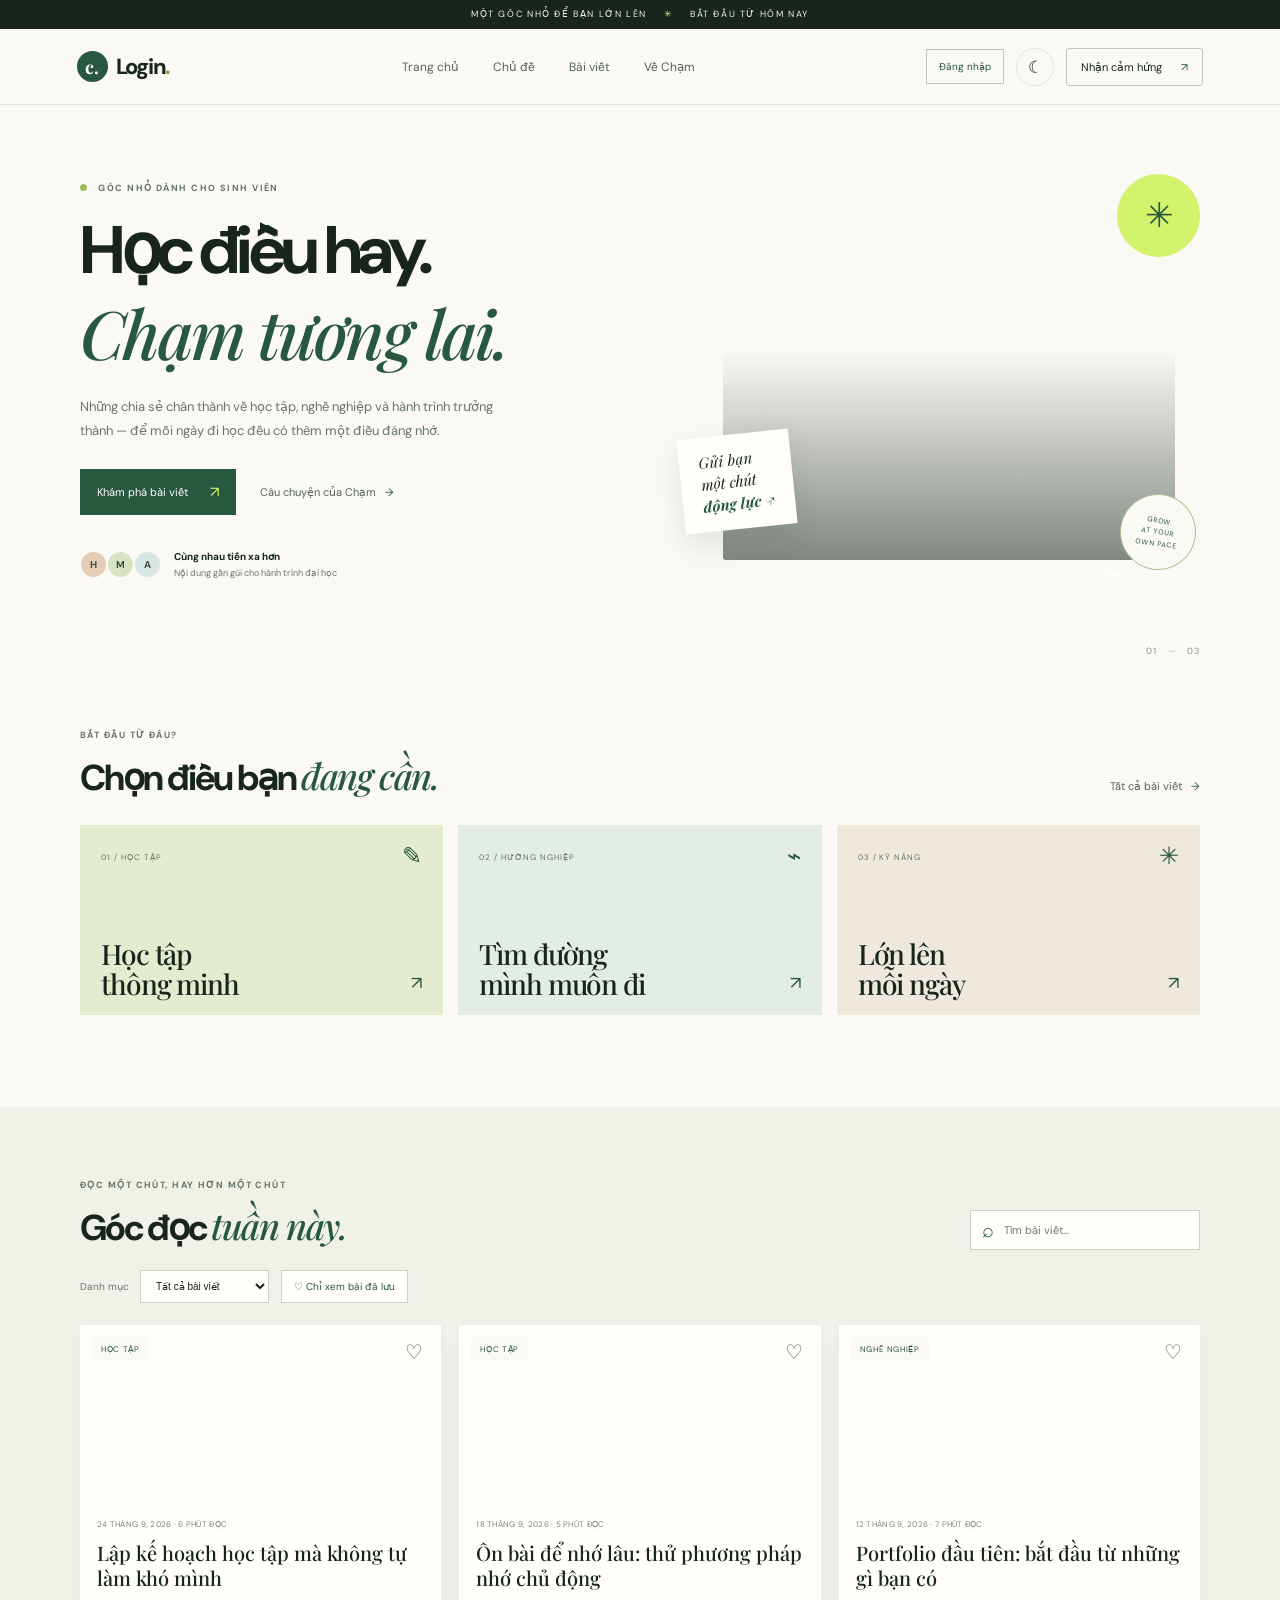
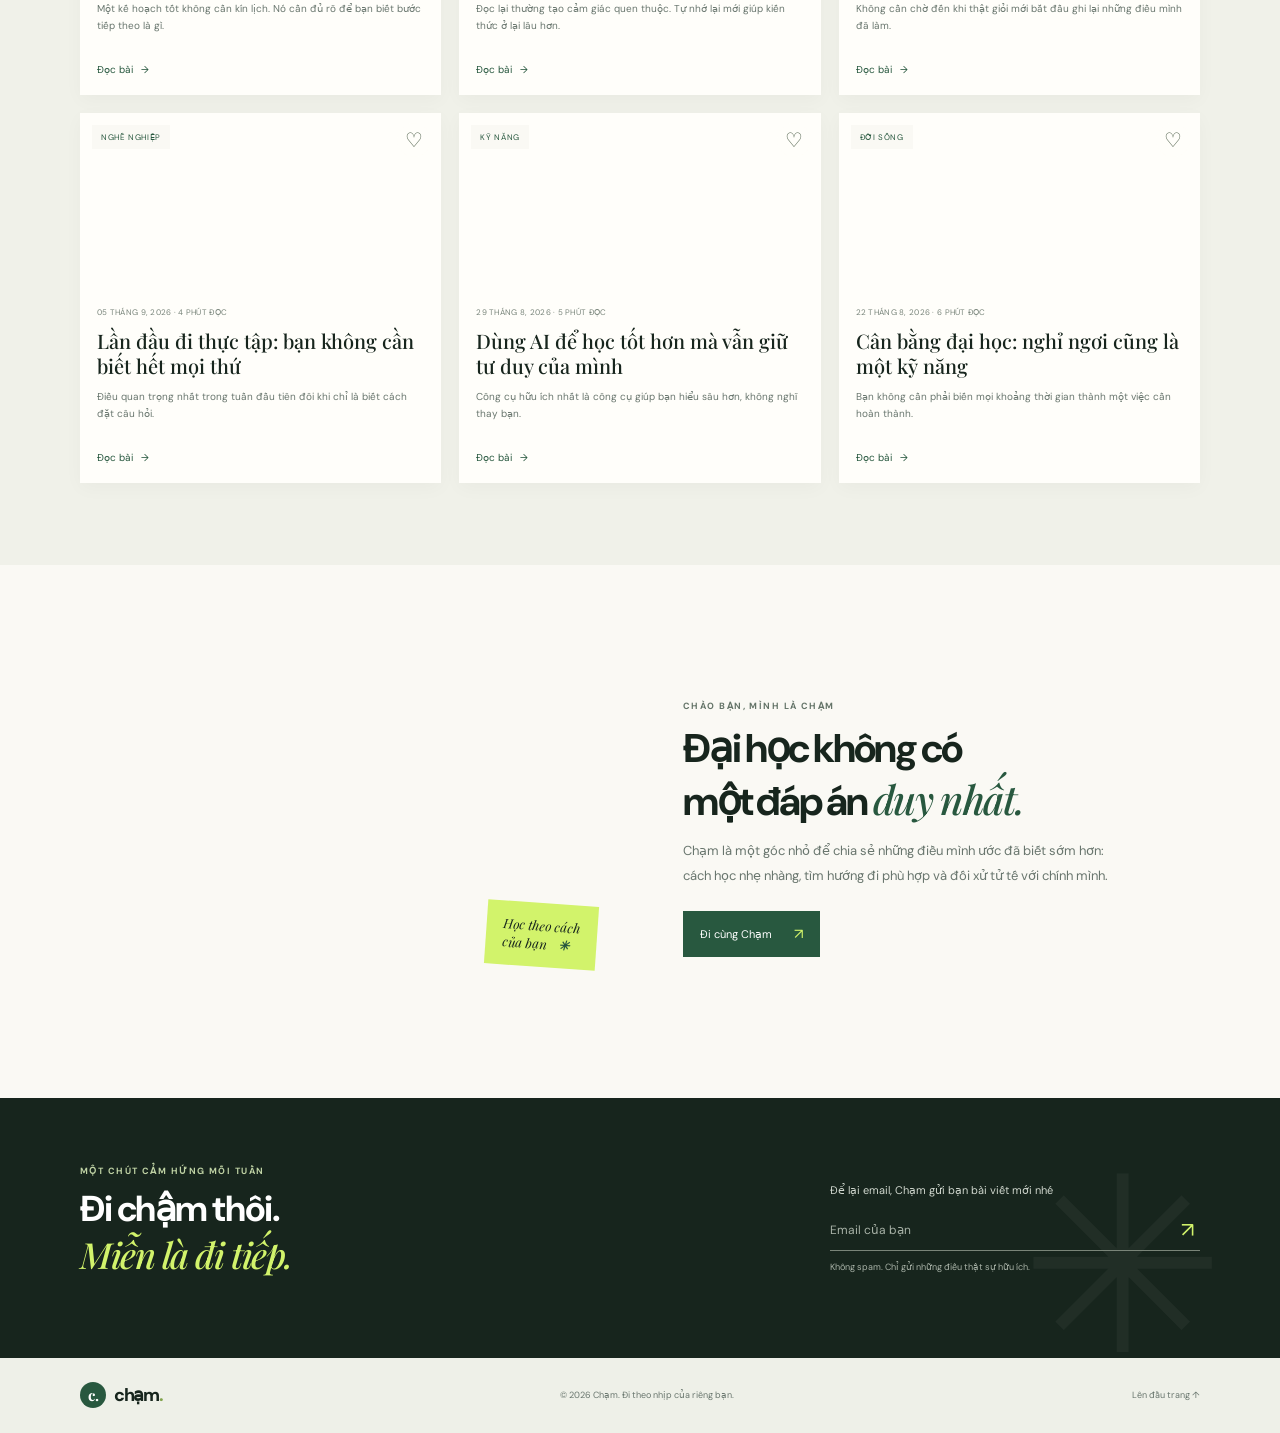
<file: index.html>
<!doctype html>
<html lang="vi">
<head>
  <meta charset="utf-8">
  <meta name="viewport" content="width=device-width, initial-scale=1">
  <meta name="theme-color" content="#101c16">
  <meta name="description" content="Chạm — góc học tập, hướng nghiệp và kỹ năng dành cho sinh viên.">
  <title>Chạm — Học điều hay, chạm tương lai</title>
  <link rel="stylesheet" href="sytle.css">
  <link rel="preconnect" href="https://fonts.googleapis.com">
  <link rel="preconnect" href="https://fonts.gstatic.com" crossorigin>
  <link href="https://fonts.googleapis.com/css2?family=DM+Sans:wght@400;500;600;700;800&family=Playfair+Display:ital,wght@0,500;0,600;1,500;1,600&display=swap" rel="stylesheet">
</head>
<body>
  <div class="announcement">MỘT GÓC NHỎ ĐỂ BẠN LỚN LÊN <span>✳</span> BẮT ĐẦU TỪ HÔM NAY</div>
  <header class="site-header">
    <a class="brand" href="#home" aria-label="Login, về đầu trang"><span class="brand-icon">c.</span> <span id="brand-name">Login</span><span class="brand-period">.</span></a>
    <button class="menu-toggle" type="button" aria-label="Mở menu" aria-expanded="false" aria-controls="main-nav"><span></span><span></span></button>
    <nav class="nav" id="main-nav" aria-label="Điều hướng chính">
      <a href="#home">Trang chủ</a><a href="#topics">Chủ đề</a><a href="#articles">Bài viết</a><a href="#about">Về Chạm</a>
    </nav>
    <div class="header-tools"><button class="login-trigger" id="login-trigger" type="button">Đăng nhập</button><button class="logout-trigger" id="logout-trigger" type="button" hidden>Đăng xuất</button><button class="theme-toggle" type="button" aria-label="Chuyển chế độ tối" title="Chuyển chế độ sáng/tối">☾</button><a class="header-cta" href="#newsletter">Nhận cảm hứng <span>↗</span></a></div>
  </header>

  <main id="home">
    <section class="hero wrap">
      <div class="hero-copy">
        <p class="eyebrow"><span></span> GÓC NHỎ DÀNH CHO SINH VIÊN</p>
        <h1>Học điều hay.<br><em>Chạm tương lai.</em></h1>
        <p class="hero-intro">Những chia sẻ chân thành về học tập, nghề nghiệp và hành trình trưởng thành — để mỗi ngày đi học đều có thêm một điều đáng nhớ.</p>
        <div class="hero-actions"><a class="button button-dark" href="#articles">Khám phá bài viết <span>↗</span></a><a class="plain-link" href="#about">Câu chuyện của Chạm <span>→</span></a></div>
        <div class="social-proof"><div class="avatar-stack"><span>H</span><span>M</span><span>A</span></div><div><strong>Cùng nhau tiến xa hơn</strong><small>Nội dung gần gũi cho hành trình đại học</small></div></div>
      </div>
      <div class="hero-visual" aria-label="Sinh viên cùng học tập" role="img">
        <div class="hero-photo"></div><div class="sun-stamp">✳</div>
        <div class="photo-note">Gửi bạn<br>một chút<br><b>động lực ↗</b></div>
        <div class="photo-caption">HỌC HỎI · THỬ SỨC · TRƯỞNG THÀNH</div>
        <div class="hero-seal">GROW<br>AT YOUR<br>OWN PACE</div>
      </div>
      <div class="hero-index">01 <span>—</span> 03</div>
    </section>

    <section class="topics wrap" id="topics">
      <div class="section-head"><div><p class="eyebrow">BẮT ĐẦU TỪ ĐÂU?</p><h2>Chọn điều bạn <em>đang cần.</em></h2></div><a class="plain-link" href="#articles">Tất cả bài viết <span>→</span></a></div>
      <div class="topic-grid">
        <a class="topic-card topic-study" data-topic="HỌC TẬP" href="#articles"><span class="topic-number">01 / HỌC TẬP</span><span class="topic-symbol">✎</span><h3>Học tập<br>thông minh</h3><span class="topic-arrow">↗</span></a>
        <a class="topic-card topic-career" data-topic="NGHỀ NGHIỆP" href="#articles"><span class="topic-number">02 / HƯỚNG NGHIỆP</span><span class="topic-symbol">⌁</span><h3>Tìm đường<br>mình muốn đi</h3><span class="topic-arrow">↗</span></a>
        <a class="topic-card topic-skills" data-topic="KỸ NĂNG" href="#articles"><span class="topic-number">03 / KỸ NĂNG</span><span class="topic-symbol">✳</span><h3>Lớn lên<br>mỗi ngày</h3><span class="topic-arrow">↗</span></a>
      </div>
    </section>

    <section class="articles" id="articles"><div class="wrap">
      <div class="section-head article-head"><div><p class="eyebrow">ĐỌC MỘT CHÚT, HAY HƠN MỘT CHÚT</p><h2>Góc đọc <em>tuần này.</em></h2></div><label class="search"><span>⌕</span><input id="search" type="search" placeholder="Tìm bài viết..." aria-label="Tìm bài viết"></label></div>
      <div class="article-controls"><label class="filter-label">Danh mục <select id="category-filter" aria-label="Lọc theo danh mục"><option value="all">Tất cả bài viết</option><option value="HỌC TẬP">Học tập</option><option value="NGHỀ NGHIỆP">Nghề nghiệp</option><option value="KỸ NĂNG">Kỹ năng</option><option value="ĐỜI SỐNG">Đời sống</option></select></label><button class="favorites-filter" id="favorites-filter" type="button" aria-pressed="false">♡ Chỉ xem bài đã lưu</button></div>
      <div class="article-grid" id="article-grid">
        <article class="article-card" data-search="lập kế hoạch học tập học"><a class="article-photo photo-one" href="article.html?id=plan-hoc-tap" aria-label="Đọc bài lập kế hoạch học tập"><span>HỌC TẬP</span></a><div class="article-info"><small>24 THÁNG 9, 2026 · 6 PHÚT ĐỌC</small><h3><a href="article.html?id=plan-hoc-tap">Lập kế hoạch học tập mà không tự làm khó mình</a></h3><p>Một kế hoạch tốt không cần kín lịch. Nó cần đủ rõ để bạn biết bước tiếp theo là gì.</p><a class="read-more" href="article.html?id=plan-hoc-tap">Đọc bài <span>→</span></a></div></article>
        <article class="article-card" data-search="ôn bài nhớ chủ động học"><a class="article-photo photo-two" href="article.html?id=on-bai-chu-dong" aria-label="Đọc bài ôn tập chủ động"><span>HỌC TẬP</span></a><div class="article-info"><small>18 THÁNG 9, 2026 · 5 PHÚT ĐỌC</small><h3><a href="article.html?id=on-bai-chu-dong">Ôn bài để nhớ lâu: thử phương pháp nhớ chủ động</a></h3><p>Đọc lại thường tạo cảm giác quen thuộc. Tự nhớ lại mới giúp kiến thức ở lại lâu hơn.</p><a class="read-more" href="article.html?id=on-bai-chu-dong">Đọc bài <span>→</span></a></div></article>
        <article class="article-card" data-search="portfolio nghề nghiệp việc làm"><a class="article-photo photo-three" href="article.html?id=portfolio-dau-tien" aria-label="Đọc bài portfolio"><span>NGHỀ NGHIỆP</span></a><div class="article-info"><small>12 THÁNG 9, 2026 · 7 PHÚT ĐỌC</small><h3><a href="article.html?id=portfolio-dau-tien">Portfolio đầu tiên: bắt đầu từ những gì bạn có</a></h3><p>Không cần chờ đến khi thật giỏi mới bắt đầu ghi lại những điều mình đã làm.</p><a class="read-more" href="article.html?id=portfolio-dau-tien">Đọc bài <span>→</span></a></div></article>
        <article class="article-card" data-search="thực tập phỏng vấn nghề nghiệp"><a class="article-photo photo-four" href="article.html?id=thuc-tap-dau-tien" aria-label="Đọc bài thực tập"><span>NGHỀ NGHIỆP</span></a><div class="article-info"><small>05 THÁNG 9, 2026 · 4 PHÚT ĐỌC</small><h3><a href="article.html?id=thuc-tap-dau-tien">Lần đầu đi thực tập: bạn không cần biết hết mọi thứ</a></h3><p>Điều quan trọng nhất trong tuần đầu tiên đôi khi chỉ là biết cách đặt câu hỏi.</p><a class="read-more" href="article.html?id=thuc-tap-dau-tien">Đọc bài <span>→</span></a></div></article>
        <article class="article-card" data-search="trí tuệ nhân tạo AI công cụ kỹ năng"><a class="article-photo photo-five" href="article.html?id=ai-ho-tro-hoc" aria-label="Đọc bài dùng AI"><span>KỸ NĂNG</span></a><div class="article-info"><small>29 THÁNG 8, 2026 · 5 PHÚT ĐỌC</small><h3><a href="article.html?id=ai-ho-tro-hoc">Dùng AI để học tốt hơn mà vẫn giữ tư duy của mình</a></h3><p>Công cụ hữu ích nhất là công cụ giúp bạn hiểu sâu hơn, không nghĩ thay bạn.</p><a class="read-more" href="article.html?id=ai-ho-tro-hoc">Đọc bài <span>→</span></a></div></article>
        <article class="article-card" data-search="cân bằng nghỉ ngơi sức khỏe tinh thần"><a class="article-photo photo-six" href="article.html?id=can-bang-dai-hoc" aria-label="Đọc bài cân bằng"><span>ĐỜI SỐNG</span></a><div class="article-info"><small>22 THÁNG 8, 2026 · 6 PHÚT ĐỌC</small><h3><a href="article.html?id=can-bang-dai-hoc">Cân bằng đại học: nghỉ ngơi cũng là một kỹ năng</a></h3><p>Bạn không cần phải biến mọi khoảng thời gian thành một việc cần hoàn thành.</p><a class="read-more" href="article.html?id=can-bang-dai-hoc">Đọc bài <span>→</span></a></div></article>
      </div><p class="no-results" id="no-results" hidden>Chưa tìm thấy bài viết phù hợp. Thử từ khóa khác nhé.</p>
    </div></section>

    <section class="welcome wrap" id="about"><div class="welcome-visual"><div class="welcome-photo"></div><span class="welcome-sticker">Học theo cách<br>của bạn <b>✳</b></span></div><div class="welcome-copy"><p class="eyebrow">CHÀO BẠN, MÌNH LÀ CHẠM</p><h2>Đại học không có<br>một đáp án <em>duy nhất.</em></h2><p>Chạm là một góc nhỏ để chia sẻ những điều mình ước đã biết sớm hơn: cách học nhẹ nhàng, tìm hướng đi phù hợp và đối xử tử tế với chính mình.</p><a class="button button-dark" href="#newsletter">Đi cùng Chạm <span>↗</span></a></div></section>

    <section class="newsletter" id="newsletter"><div class="wrap newsletter-inner"><div><p class="eyebrow">MỘT CHÚT CẢM HỨNG MỖI TUẦN</p><h2>Đi chậm thôi.<br><em>Miễn là đi tiếp.</em></h2></div><form id="newsletter-form"><label for="email">Để lại email, Chạm gửi bạn bài viết mới nhé</label><div class="email-row"><input id="email" name="email" type="email" placeholder="Email của bạn" required><button type="submit" aria-label="Đăng ký nhận bài">↗</button></div><small id="form-message">Không spam. Chỉ gửi những điều thật sự hữu ích.</small></form><span class="newsletter-flower" aria-hidden="true">✳</span></div></section>
  </main>
  <button class="back-to-top" type="button" aria-label="Lên đầu trang">↑</button>
  <dialog class="login-dialog" id="login-dialog" aria-labelledby="login-title">
    <form class="login-form" id="login-form">
      <button class="dialog-close" type="button" aria-label="Đóng">×</button>
      <p class="eyebrow">CHÀO MỪNG BẠN ĐẾN VỚI CHẠM</p>
      <h2 id="login-title">Đăng nhập <em>demo.</em></h2>
      <p class="login-description">Tạo lời chào cá nhân trên thiết bị này.</p>
      <label for="login-name">Tên hiển thị</label><input id="login-name" name="name" autocomplete="name" maxlength="40" placeholder="Tên của bạn" required>
      <label for="login-email">Email</label><input id="login-email" name="email" type="email" autocomplete="email" placeholder="ban@email.com" required>
      <label for="login-password">Mật khẩu</label><input id="login-password" name="password" type="password" autocomplete="current-password" minlength="6" placeholder="Ít nhất 6 ký tự" required>
      <button class="button button-dark login-submit" type="submit">Tiếp tục <span>↗</span></button>
      <small id="login-message">Bản demo không xác thực tài khoản và không lưu mật khẩu.</small>
    </form>
  </dialog>
  <footer class="footer"><a class="brand" href="#home"><span class="brand-icon">c.</span> chạm<span class="brand-period">.</span></a><span>© 2026 Chạm. Đi theo nhịp của riêng bạn.</span><a href="#home">Lên đầu trang ↑</a></footer>
  <script>
    const menuButton = document.querySelector('.menu-toggle');
    const nav = document.querySelector('#main-nav');
    menuButton.addEventListener('click', () => {
      const open = menuButton.getAttribute('aria-expanded') === 'true';
      menuButton.setAttribute('aria-expanded', String(!open));
      nav.classList.toggle('is-open', !open);
    });
    nav.querySelectorAll('a').forEach(link => link.addEventListener('click', () => {
      nav.classList.remove('is-open'); menuButton.setAttribute('aria-expanded', 'false');
    }));
    const search = document.querySelector('#search');
    const cards = [...document.querySelectorAll('.article-card')];
    const noResults = document.querySelector('#no-results');
    const categoryFilter = document.querySelector('#category-filter');
    const favoritesFilter = document.querySelector('#favorites-filter');
    const favoritesKey = 'cham-favorites';
    const getFavorites = () => JSON.parse(localStorage.getItem(favoritesKey) || '[]');
    const themeButton = document.querySelector('.theme-toggle');
    const setTheme = dark => {
      document.body.classList.toggle('dark-theme', dark);
      themeButton.textContent = dark ? '☀' : '☾';
      themeButton.setAttribute('aria-label', dark ? 'Chuyển chế độ sáng' : 'Chuyển chế độ tối');
      localStorage.setItem('cham-theme', dark ? 'dark' : 'light');
    };
    setTheme(localStorage.getItem('cham-theme') === 'dark');
    themeButton.addEventListener('click', () => setTheme(!document.body.classList.contains('dark-theme')));
    function refreshCards() {
      const term = search.value.trim().toLocaleLowerCase('vi');
      const category = categoryFilter.value;
      const onlyFavorites = favoritesFilter.getAttribute('aria-pressed') === 'true';
      const favoriteIds = getFavorites();
      let visible = 0;
      cards.forEach((card, index) => {
        const id = card.dataset.id;
        const matchesSearch = (card.dataset.search + ' ' + card.innerText).toLocaleLowerCase('vi').includes(term);
        const matchesCategory = category === 'all' || card.dataset.category === category;
        const matchesFavorite = !onlyFavorites || favoriteIds.includes(id);
        card.hidden = !(matchesSearch && matchesCategory && matchesFavorite);
        if (!card.hidden) visible++;
        const button = card.querySelector('.favorite-button');
        const saved = favoriteIds.includes(id);
        button.classList.toggle('is-favorite', saved);
        button.setAttribute('aria-pressed', String(saved));
        button.setAttribute('aria-label', saved ? 'Bỏ lưu bài viết' : 'Lưu bài viết yêu thích');
      });
      noResults.hidden = visible > 0;
    }
    const articleIds = ['plan-hoc-tap', 'on-bai-chu-dong', 'portfolio-dau-tien', 'thuc-tap-dau-tien', 'ai-ho-tro-hoc', 'can-bang-dai-hoc'];
    cards.forEach((card, index) => {
      card.dataset.id = articleIds[index];
      card.dataset.category = card.querySelector('.article-photo span').textContent.trim();
      const button = document.createElement('button');
      button.className = 'favorite-button'; button.type = 'button'; button.textContent = '♡';
      button.addEventListener('click', () => {
        const saved = getFavorites();
        const next = saved.includes(card.dataset.id) ? saved.filter(id => id !== card.dataset.id) : [...saved, card.dataset.id];
        localStorage.setItem(favoritesKey, JSON.stringify(next)); refreshCards();
      });
      card.querySelector('.article-photo').append(button);
    });
    search.addEventListener('input', refreshCards);
    categoryFilter.addEventListener('change', refreshCards);
    document.querySelectorAll('.topic-card[data-topic]').forEach(topic => topic.addEventListener('click', () => {
      categoryFilter.value = topic.dataset.topic;
      favoritesFilter.setAttribute('aria-pressed', 'false');
      favoritesFilter.textContent = '♡ Chỉ xem bài đã lưu';
      refreshCards();
    }));
    favoritesFilter.addEventListener('click', () => {
      const enabled = favoritesFilter.getAttribute('aria-pressed') !== 'true';
      favoritesFilter.setAttribute('aria-pressed', String(enabled));
      favoritesFilter.textContent = enabled ? '♥ Đang xem bài đã lưu' : '♡ Chỉ xem bài đã lưu';
      refreshCards();
    });
    refreshCards();
    document.addEventListener('keydown', event => {
      if (event.key === '/' && !['INPUT', 'TEXTAREA'].includes(document.activeElement.tagName)) {
        event.preventDefault(); search.focus(); document.querySelector('#articles').scrollIntoView({ behavior: 'smooth' });
      }
    });
    const backToTop = document.querySelector('.back-to-top');
    window.addEventListener('scroll', () => backToTop.classList.toggle('is-visible', window.scrollY > 500), { passive: true });
    backToTop.addEventListener('click', () => window.scrollTo({ top: 0, behavior: 'smooth' }));
    const loginDialog = document.querySelector('#login-dialog');
    const loginTrigger = document.querySelector('#login-trigger');
    const logoutTrigger = document.querySelector('#logout-trigger');
    const profileKey = 'cham-demo-profile';
    const profileForm = document.querySelector('#login-form');
    let editingProfile = false;
    const setProfileEditMode = (profile = null) => {
      editingProfile = Boolean(profile);
      const emailField = profileForm.elements.email;
      const passwordField = profileForm.elements.password;
      const emailLabel = profileForm.querySelector('label[for="login-email"]');
      const passwordLabel = profileForm.querySelector('label[for="login-password"]');
      emailField.hidden = passwordField.hidden = emailLabel.hidden = passwordLabel.hidden = editingProfile;
      emailField.required = passwordField.required = !editingProfile;
      profileForm.elements.name.value = profile?.name || '';
      emailField.value = profile?.email || '';
      document.querySelector('#login-title').textContent = editingProfile ? 'Đổi tên hiển thị' : 'Đăng nhập demo.';
      document.querySelector('.login-submit').innerHTML = editingProfile ? 'Lưu tên mới <span>↗</span>' : 'Tiếp tục <span>↗</span>';
      document.querySelector('#login-message').textContent = editingProfile
        ? 'Nhập tên mới để thay tên đang hiển thị trên thiết bị này.'
        : 'Bản demo không xác thực tài khoản và không lưu mật khẩu.';
    };
    const updateProfileButton = () => {
      const profile = JSON.parse(localStorage.getItem(profileKey) || 'null');
      loginTrigger.textContent = profile ? `Chào, ${profile.name}` : 'Đăng nhập';
      document.querySelector('#brand-name').textContent = profile ? profile.name : 'Login';
      document.querySelector('.site-header .brand').setAttribute('aria-label', `${profile ? profile.name : 'Login'}, về đầu trang`);
      logoutTrigger.hidden = !profile;
    };
    loginTrigger.addEventListener('click', () => {
      const profile = JSON.parse(localStorage.getItem(profileKey) || 'null');
      setProfileEditMode(profile);
      loginDialog.showModal();
    });
    document.querySelector('.dialog-close').addEventListener('click', () => loginDialog.close());
    loginDialog.addEventListener('click', event => { if (event.target === loginDialog) loginDialog.close(); });
    document.querySelector('#login-form').addEventListener('submit', event => {
      event.preventDefault();
      const form = event.currentTarget;
      const previousProfile = JSON.parse(localStorage.getItem(profileKey) || 'null');
      const profile = {
        name: form.elements.name.value.trim(),
        email: editingProfile ? previousProfile.email : form.elements.email.value.trim()
      };
      localStorage.setItem(profileKey, JSON.stringify(profile));
      document.querySelector('#login-message').textContent = editingProfile
        ? `Đã đổi tên hiển thị thành ${profile.name}.`
        : `Xin chào ${profile.name}! Bạn đang dùng phiên đăng nhập demo.`;
      editingProfile = false;
      updateProfileButton();
      window.setTimeout(() => loginDialog.close(), 900);
    });
    logoutTrigger.addEventListener('click', () => {
      localStorage.removeItem(profileKey);
      profileForm.reset();
      setProfileEditMode();
      updateProfileButton();
    });
    updateProfileButton();
    document.querySelector('#newsletter-form').addEventListener('submit', event => {
      event.preventDefault();
      document.querySelector('#form-message').textContent = 'Cảm ơn bạn! Chức năng đăng ký cần được kết nối với dịch vụ email.';
      event.currentTarget.reset();
    });
  </script>
</body>
</html>
</file>
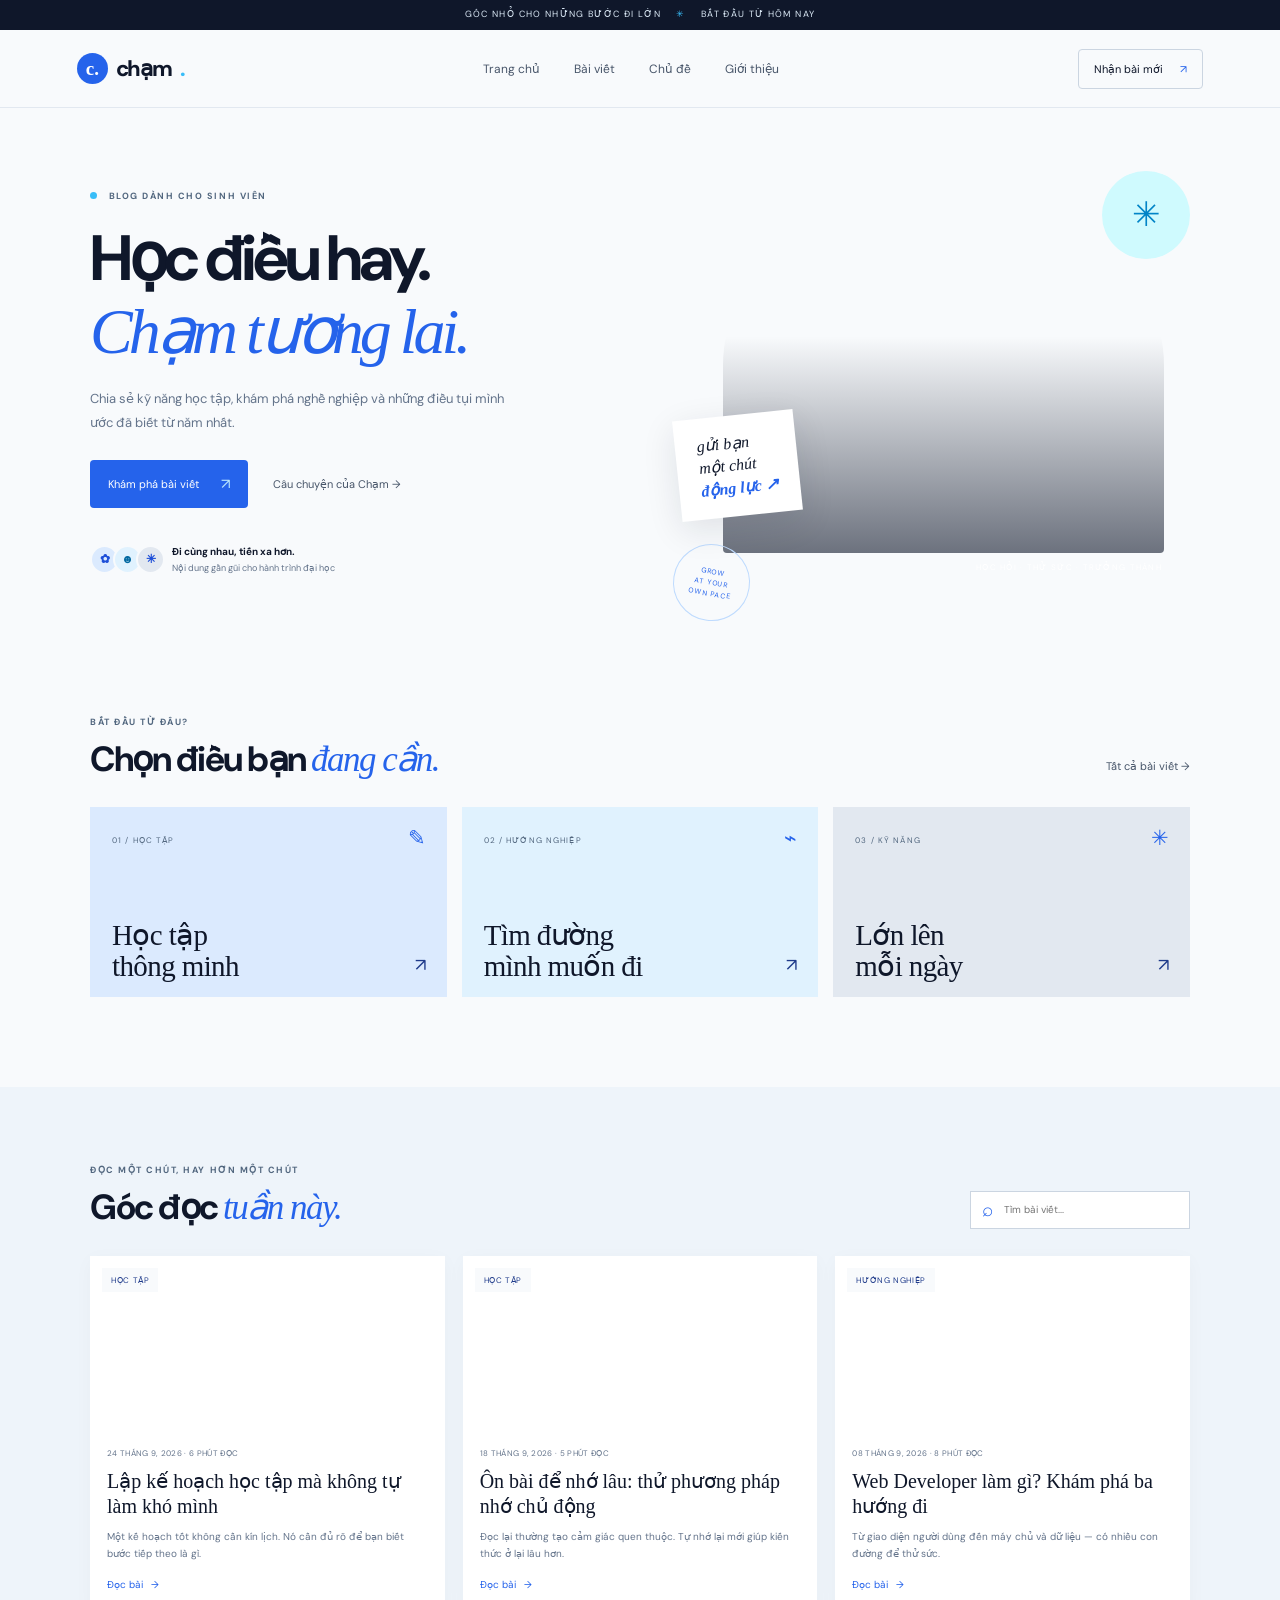
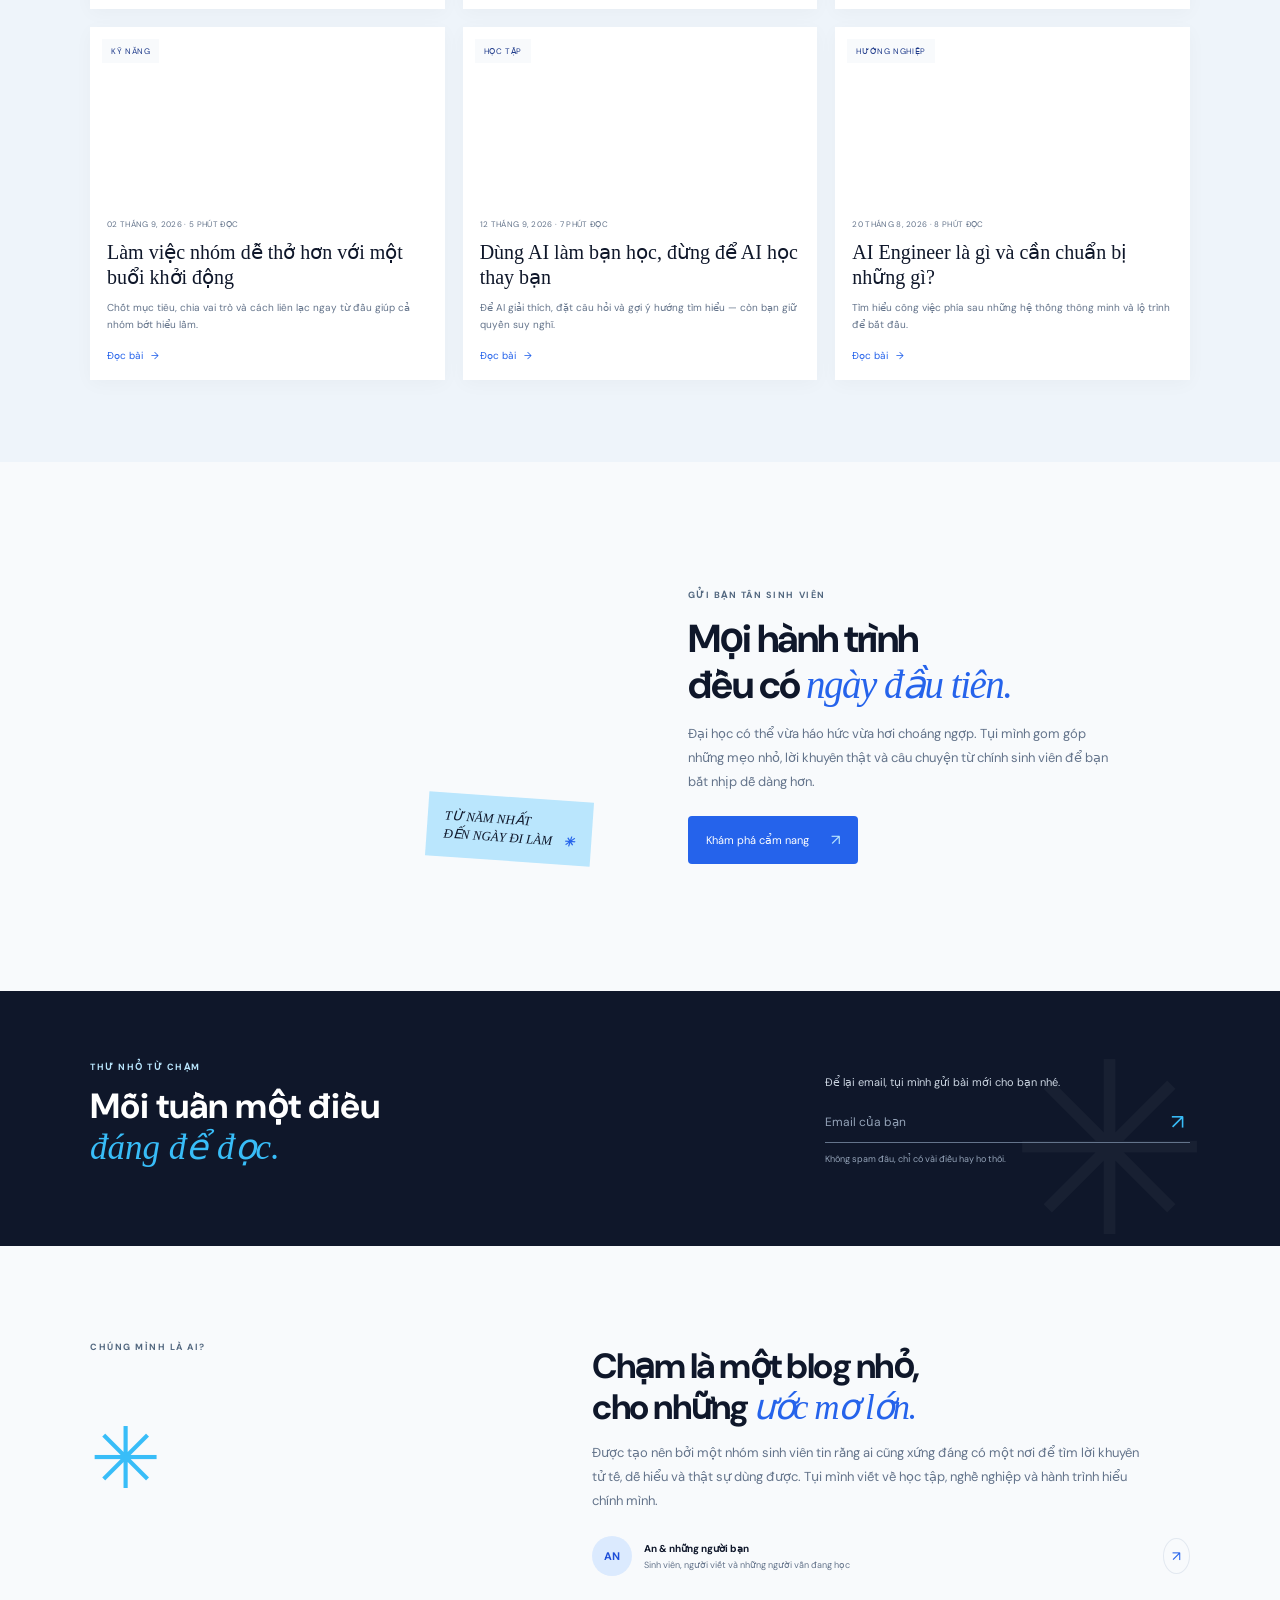
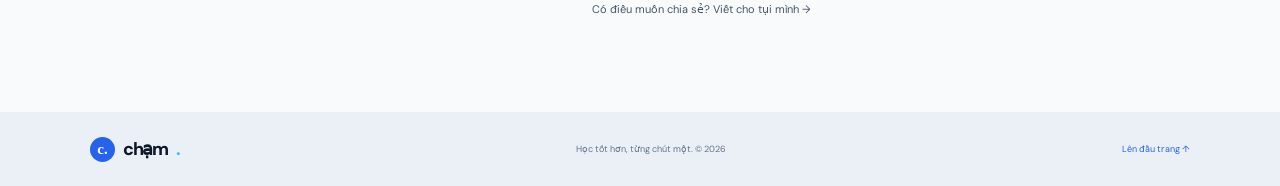
<file: New folder/index.html>
<!doctype html>
<html lang="vi">
<head>
  <meta charset="UTF-8">
  <meta name="viewport" content="width=device-width, initial-scale=1">
  <meta name="theme-color" content="#0F172A">
  <meta name="description" content="Chạm — góc học tập và hướng nghiệp dành cho sinh viên.">
  <title>Chạm — Học tốt, chạm tương lai</title>
  <link rel="preconnect" href="https://fonts.googleapis.com">
  <link rel="preconnect" href="https://fonts.gstatic.com" crossorigin>
  <link href="https://fonts.googleapis.com/css2?family=DM+Sans:wght@400;500;600;700;800&family=Manrope:wght@400;500;600;700;800&display=swap" rel="stylesheet">
  <style>
:root{--navy:#0F172A;--blue:#2563EB;--cyan:#38BDF8;--pale:#F8FAFC;--white:#FFFFFF;--text:#334155;--muted:#64748B;--line:#E2E8F0;--serif:Georgia,"Times New Roman",serif;--sans:"DM Sans",Arial,sans-serif}
*{box-sizing:border-box}html{scroll-behavior:smooth}body{margin:0;background:var(--pale);color:var(--navy);font:14px var(--sans)}a{color:inherit;text-decoration:none}button,input{font:inherit}.container{width:min(1100px,88%);margin-inline:auto}
.topbar{height:30px;background:var(--navy);color:#DCEAF7;text-align:center;padding:8px;font-size:9px;letter-spacing:.15em}.topbar span{color:var(--cyan);margin:0 12px}
.header{height:78px;padding:0 max(calc((100% - 1160px)/2),6%);display:flex;align-items:center;justify-content:space-between;border-bottom:1px solid var(--line);background:var(--pale)}.brand{display:flex;align-items:center;gap:8px;font-size:22px;font-weight:800;letter-spacing:-1.3px}.brand-mark{display:grid;place-items:center;width:31px;height:31px;border-radius:50%;background:var(--blue);color:white;font:700 19px var(--serif);letter-spacing:0}.brand-dot{color:var(--cyan)}.nav{display:flex;align-items:center;gap:34px;color:#475569;font-size:12px}.nav a:hover,.text-link:hover{color:var(--blue)}.header-button{font-size:11px;border:1px solid #CBD5E1;padding:12px 15px;border-radius:4px}.header-button span{margin-left:14px;color:var(--blue)}.menu-toggle{display:none}
.hero{min-height:555px;display:grid;grid-template-columns:1fr .94fr;align-items:center;position:relative;padding-top:48px;padding-bottom:60px}.hero-copy{z-index:2}.eyebrow{font-size:9px;letter-spacing:.17em;font-weight:700;color:#52677F}.eyebrow i{display:inline-block;width:7px;height:7px;border-radius:50%;background:var(--cyan);margin-right:8px}.hero h1{font-size:64px;line-height:1.07;letter-spacing:-4px;margin:22px 0 18px}.hero h1 em,h2 em{font:italic 400 1em var(--serif);color:var(--blue)}.hero-copy>p,.welcome-copy>p,.about>div:nth-child(2)>p{max-width:420px;color:var(--muted);line-height:1.85;font-size:13px}.hero-actions{display:flex;align-items:center;gap:25px;margin-top:25px}.button{display:inline-flex;align-items:center;justify-content:space-between;gap:22px;background:var(--blue);color:white;padding:14px 18px;border-radius:4px;font-size:11px;transition:background .2s}.button:hover{background:#1D4ED8}.button span{color:#BAE6FD;font-size:15px}.text-link{font-size:11px;color:#475569}.hero-note{display:flex;align-items:center;gap:13px;margin-top:37px}.faces{display:flex}.faces b{width:29px;height:29px;border-radius:50%;display:grid;place-items:center;background:#DBEAFE;border:2px solid var(--pale);margin-right:-6px;color:#1D4ED8;font-size:12px}.faces b:nth-child(2){background:#E0F2FE;color:#0369A1}.faces b:nth-child(3){background:#E2E8F0}.hero-note strong,.hero-note small{display:block;font-size:10px}.hero-note small{font-size:9px;color:var(--muted);margin-top:4px}
.hero-art{height:400px;position:relative;margin-left:20px}.hero-image{position:absolute;inset:12px 26px 27px 46px;border-radius:48% 48% 4px 4px;background:linear-gradient(0deg,#0F172A99,#0F172A00 60%),url("https://images.unsplash.com/photo-1523240795612-9a054b0db644?auto=format&fit=crop&w=1000&q=85") center/cover}.cyan-orb{position:absolute;z-index:2;right:0;top:-9px;width:88px;height:88px;border-radius:50%;display:grid;place-items:center;background:#CFFAFE;color:#0284C7;font-size:34px}.note-card{position:absolute;z-index:2;left:0;bottom:63px;padding:17px 22px;background:white;box-shadow:0 10px 35px #0f172a1c;font:italic 16px/1.4 var(--serif);transform:rotate(-6deg)}.note-card strong{color:var(--blue)}.image-caption{position:absolute;right:28px;bottom:8px;color:white;font-size:8px;letter-spacing:.16em}.hero-label{position:absolute;left:53%;bottom:42px;border:1px solid #BFDBFE;border-radius:50%;width:77px;height:77px;display:grid;place-content:center;text-align:center;color:var(--blue);font-size:7px;letter-spacing:.12em;line-height:1.6;transform:rotate(9deg)}
.topics{padding-top:48px;padding-bottom:90px}.section-heading{display:flex;align-items:end;justify-content:space-between;margin-bottom:27px}.section-heading h2,.welcome h2,.about h2{font-size:35px;letter-spacing:-1.5px;line-height:1.18;margin:10px 0 0}.section-heading>.text-link{padding-bottom:7px}.topic-grid{display:grid;grid-template-columns:repeat(3,1fr);gap:15px}.topic-card{height:190px;padding:22px;position:relative;transition:transform .2s}.topic-card:hover{transform:translateY(-4px)}.study{background:#DBEAFE}.career{background:#E0F2FE}.skills{background:#E2E8F0}.topic-card small{font-size:8px;letter-spacing:.14em;color:#52677F}.topic-card h3{position:absolute;left:22px;bottom:16px;margin:0;font:29px/1.05 var(--serif);letter-spacing:-.6px}.topic-icon{position:absolute;right:21px;top:17px;font-size:21px;color:var(--blue)}.arrow{position:absolute;right:21px;bottom:20px;font-size:18px;color:#1E3A8A}
.articles{background:#EEF4FA;padding:72px 0 82px}.search{height:38px;width:220px;display:flex;gap:9px;align-items:center;padding:0 11px;border:1px solid #CBD5E1;background:white}.search span{font-size:19px;color:var(--blue)}.search input{width:100%;border:0;outline:0;font-size:10px;background:transparent;color:var(--navy)}.article-grid{display:grid;grid-template-columns:repeat(3,1fr);gap:18px}.article-card{background:white;min-width:0;box-shadow:0 4px 18px #0f172a08;transition:transform .2s}.article-card:hover{transform:translateY(-4px)}.article-image{height:170px;background-position:center;background-size:cover;position:relative}.article-image>span{position:absolute;left:12px;top:12px;padding:7px 9px;background:#F8FAFCEB;color:#1E3A8A;font-size:8px;letter-spacing:.08em}.photo-one{background-image:url("https://images.unsplash.com/photo-1455390582262-044c1008a2b9?auto=format&fit=crop&w=900&q=80")}.photo-two{background-image:url("https://images.unsplash.com/photo-1434030216411-0b793f4b4173?auto=format&fit=crop&w=900&q=80")}.photo-three{background-image:url("https://images.unsplash.com/photo-1498050108023-c5249f4df085?auto=format&fit=crop&w=900&q=80")}.photo-four{background-image:url("https://images.unsplash.com/photo-1521737711867-e3b97375f902?auto=format&fit=crop&w=900&q=80")}.photo-five{background-image:url("https://images.unsplash.com/photo-1677442136019-21780ecad995?auto=format&fit=crop&w=900&q=80")}.photo-six{background-image:url("https://images.unsplash.com/photo-1485827404703-89b55fcc595e?auto=format&fit=crop&w=900&q=80")}.article-info{padding:16px 17px 17px}.article-info>small{font-size:8px;color:#64748B;letter-spacing:.04em}.article-info h3{font:20px/1.25 var(--serif);margin:9px 0;color:var(--navy)}.article-info p{font-size:10px;line-height:1.7;color:var(--muted);margin:0 0 12px}.article-info>a{font-size:10px;color:var(--blue)}.article-info>a span{margin-left:5px}.no-results{text-align:center;padding:35px;color:var(--muted)}
.welcome{padding-top:100px;padding-bottom:104px;display:grid;grid-template-columns:1fr 1fr;gap:95px;align-items:center}.welcome-art{height:325px;position:relative}.welcome-image{position:absolute;inset:0 30px 0 17px;background:url("https://images.unsplash.com/photo-1498050108023-c5249f4df085?auto=format&fit=crop&w=900&q=85") center/cover}.sticker{position:absolute;right:0;bottom:25px;background:#BAE6FD;padding:14px 17px;font:italic 13px/1.4 var(--serif);transform:rotate(4deg)}.sticker b{color:var(--blue);margin-left:8px}.welcome-copy h2{font-size:39px;margin:14px 0}.welcome-copy>p{margin:14px 0 22px}.newsletter{background:var(--navy);color:white;overflow:hidden}.newsletter-content{min-height:255px;display:flex;justify-content:space-between;align-items:center;position:relative}.newsletter .eyebrow{color:#BAE6FD}.newsletter h2{font-size:35px;line-height:1.15;margin:12px 0}.newsletter h2 em{color:var(--cyan)}.newsletter form{width:365px;z-index:1}.newsletter form label{font-size:11px;color:#CBD5E1}.email-row{display:flex;border-bottom:1px solid #64748B;margin-top:12px}.email-row input{flex:1;padding:12px 0;color:white;background:none;border:0;outline:0;font-size:12px}.email-row input::placeholder{color:#94A3B8}.email-row button{border:0;background:none;color:var(--cyan);font-size:21px;cursor:pointer}.newsletter form small{display:block;margin-top:10px;color:#94A3B8;font-size:9px}.newsletter-spark{position:absolute;right:-20px;bottom:-62px;font-size:240px;color:#ffffff0a}.about{padding-top:90px;padding-bottom:95px;display:grid;grid-template-columns:1fr 1.4fr;gap:75px}.about-mark{margin-top:50px;font-size:85px;color:var(--cyan)}.about h2{font-size:35px}.about>div:nth-child(2)>p{max-width:560px}.author{display:flex;align-items:center;gap:12px;margin:23px 0}.author>span{width:40px;height:40px;display:grid;place-items:center;border-radius:50%;background:#DBEAFE;color:#1D4ED8;font-size:11px;font-weight:700}.author strong,.author small{display:block;font-size:10px}.author small{font-size:9px;color:var(--muted);margin-top:4px}.author>a{margin-left:auto;border:1px solid var(--line);border-radius:50%;padding:8px;color:var(--blue)}.footer{min-height:74px;background:#EAF0F6;padding:15px max(calc((100% - 1100px)/2),6%);display:flex;align-items:center;justify-content:space-between;color:var(--muted);font-size:9px}.footer .brand{color:var(--navy);font-size:18px}.footer .brand-mark{width:25px;height:25px;font-size:15px}.footer>a:last-child{color:var(--blue)}
@media(max-width:760px){.header{height:66px;padding:0 6%}.menu-toggle{display:block;background:none;border:0;font-size:21px;color:var(--navy)}.nav{display:none;position:absolute;z-index:5;top:96px;left:0;right:0;padding:20px 8%;background:var(--pale);border-bottom:1px solid var(--line);flex-direction:column;align-items:flex-start;gap:18px}.nav.open{display:flex}.header-button{font-size:9px;padding:10px}.hero{grid-template-columns:1fr;padding-top:51px;padding-bottom:42px}.hero h1{font-size:54px}.hero-art{height:330px;margin:36px 0 0}.hero-label{left:auto;right:12%;bottom:10px}.topics{padding-top:43px;padding-bottom:65px}.section-heading h2,.welcome h2,.about h2{font-size:29px}.topic-grid{gap:9px}.topic-card{height:160px;padding:14px}.topic-card h3{left:14px;bottom:15px;font-size:23px}.topic-icon{right:13px;top:12px}.arrow{right:13px;bottom:14px}.articles{padding:57px 0}.section-heading{align-items:flex-start;gap:17px;flex-direction:column}.search{width:100%}.article-grid{grid-template-columns:1fr 1fr;gap:12px}.article-image{height:140px}.article-info{padding:13px}.article-info h3{font-size:17px}.article-info p{font-size:9px}.welcome{grid-template-columns:1fr;gap:34px;padding-top:68px;padding-bottom:70px}.welcome-art{height:265px}.welcome-copy h2{font-size:34px}.newsletter-content{padding-top:40px;padding-bottom:40px;display:block}.newsletter form{width:min(100%,420px);margin-top:22px}.newsletter-spark{right:-46px;bottom:-65px}.about{padding-top:65px;padding-bottom:65px;grid-template-columns:1fr;gap:12px}.about-mark{display:none}.about h2{font-size:30px}.footer{padding:16px 6%;flex-wrap:wrap;gap:12px}.footer>span{order:3;width:100%}}
@media(max-width:440px){.topbar{font-size:7px;letter-spacing:.1em}.header-button{padding:9px;font-size:9px}.hero h1{font-size:47px}.hero-actions{gap:14px;flex-wrap:wrap}.text-link{font-size:10px}.topic-grid{grid-template-columns:1fr}.topic-card{height:125px}.topic-card h3 br{display:none}.article-grid{grid-template-columns:1fr}.article-image{height:190px}.section-heading h2{font-size:27px}.about h2{font-size:28px}.author small{max-width:230px}}

</style>
</head>
<body>
  <div class="topbar">GÓC NHỎ CHO NHỮNG BƯỚC ĐI LỚN <span>✳</span> BẮT ĐẦU TỪ HÔM NAY</div>
  <header class="header">
    <a class="brand" href="#home"><span class="brand-mark">c.</span> chạm<span class="brand-dot">.</span></a>
    <button class="menu-toggle" aria-label="Mở menu" aria-expanded="false">☰</button>
    <nav class="nav"><a href="#home">Trang chủ</a><a href="#articles">Bài viết</a><a href="#topics">Chủ đề</a><a href="#about">Giới thiệu</a></nav>
    <a class="header-button" href="#newsletter">Nhận bài mới <span>↗</span></a>
  </header>
  <main id="home">
    <section class="hero container">
      <div class="hero-copy">
        <span class="eyebrow"><i></i> BLOG DÀNH CHO SINH VIÊN</span>
        <h1>Học điều hay.<br><em>Chạm tương lai.</em></h1>
        <p>Chia sẻ kỹ năng học tập, khám phá nghề nghiệp và những điều tụi mình ước đã biết từ năm nhất.</p>
        <div class="hero-actions"><a class="button" href="#articles">Khám phá bài viết <span>↗</span></a><a class="text-link" href="#about">Câu chuyện của Chạm →</a></div>
        <div class="hero-note"><div class="faces"><b>✿</b><b>☻</b><b>✳</b></div><span><strong>Đi cùng nhau, tiến xa hơn.</strong><small>Nội dung gần gũi cho hành trình đại học</small></span></div>
      </div>
      <div class="hero-art"><div class="cyan-orb">✳</div><div class="hero-image" role="img" aria-label="Sinh viên học tập cùng nhau"></div><div class="note-card">gửi bạn<br>một chút<br><strong>động lực ↗</strong></div><div class="image-caption">HỌC HỎI · THỬ SỨC · TRƯỞNG THÀNH</div><div class="orbit"></div></div>
      <div class="hero-label">GROW<br>AT YOUR<br>OWN PACE</div>
    </section>
    <section class="container topics" id="topics">
      <div class="section-heading"><div><span class="eyebrow">BẮT ĐẦU TỪ ĐÂU?</span><h2>Chọn điều bạn <em>đang cần.</em></h2></div><a class="text-link" href="#articles">Tất cả bài viết →</a></div>
      <div class="topic-grid">
        <a class="topic-card study" href="#articles"><span class="topic-icon">✎</span><small>01 / HỌC TẬP</small><h3>Học tập<br>thông minh</h3><span class="arrow">↗</span></a>
        <a class="topic-card career" href="#articles"><span class="topic-icon">⌁</span><small>02 / HƯỚNG NGHIỆP</small><h3>Tìm đường<br>mình muốn đi</h3><span class="arrow">↗</span></a>
        <a class="topic-card skills" href="#articles"><span class="topic-icon">✳</span><small>03 / KỸ NĂNG</small><h3>Lớn lên<br>mỗi ngày</h3><span class="arrow">↗</span></a>
      </div>
    </section>
    <section class="articles" id="articles"><div class="container">
      <div class="section-heading"><div><span class="eyebrow">ĐỌC MỘT CHÚT, HAY HƠN MỘT CHÚT</span><h2>Góc đọc <em>tuần này.</em></h2></div><label class="search"><span>⌕</span><input id="search" type="search" placeholder="Tìm bài viết..." aria-label="Tìm bài viết"></label></div>
      <div class="article-grid" id="articleGrid">
        <article class="article-card" data-category="Học tập"><div class="article-image photo-one"><span>HỌC TẬP</span></div><div class="article-info"><small>24 THÁNG 9, 2026 · 6 PHÚT ĐỌC</small><h3>Lập kế hoạch học tập mà không tự làm khó mình</h3><p>Một kế hoạch tốt không cần kín lịch. Nó cần đủ rõ để bạn biết bước tiếp theo là gì.</p><a href="#welcome">Đọc bài <span>→</span></a></div></article>
        <article class="article-card" data-category="Học tập"><div class="article-image photo-two"><span>HỌC TẬP</span></div><div class="article-info"><small>18 THÁNG 9, 2026 · 5 PHÚT ĐỌC</small><h3>Ôn bài để nhớ lâu: thử phương pháp nhớ chủ động</h3><p>Đọc lại thường tạo cảm giác quen thuộc. Tự nhớ lại mới giúp kiến thức ở lại lâu hơn.</p><a href="#welcome">Đọc bài <span>→</span></a></div></article>
        <article class="article-card" data-category="Hướng nghiệp"><div class="article-image photo-three"><span>HƯỚNG NGHIỆP</span></div><div class="article-info"><small>08 THÁNG 9, 2026 · 8 PHÚT ĐỌC</small><h3>Web Developer làm gì? Khám phá ba hướng đi</h3><p>Từ giao diện người dùng đến máy chủ và dữ liệu — có nhiều con đường để thử sức.</p><a href="#welcome">Đọc bài <span>→</span></a></div></article>
        <article class="article-card" data-category="Kỹ năng"><div class="article-image photo-four"><span>KỸ NĂNG</span></div><div class="article-info"><small>02 THÁNG 9, 2026 · 5 PHÚT ĐỌC</small><h3>Làm việc nhóm dễ thở hơn với một buổi khởi động</h3><p>Chốt mục tiêu, chia vai trò và cách liên lạc ngay từ đầu giúp cả nhóm bớt hiểu lầm.</p><a href="#welcome">Đọc bài <span>→</span></a></div></article>
        <article class="article-card" data-category="Học tập"><div class="article-image photo-five"><span>HỌC TẬP</span></div><div class="article-info"><small>12 THÁNG 9, 2026 · 7 PHÚT ĐỌC</small><h3>Dùng AI làm bạn học, đừng để AI học thay bạn</h3><p>Để AI giải thích, đặt câu hỏi và gợi ý hướng tìm hiểu — còn bạn giữ quyền suy nghĩ.</p><a href="#welcome">Đọc bài <span>→</span></a></div></article>
        <article class="article-card" data-category="Hướng nghiệp"><div class="article-image photo-six"><span>HƯỚNG NGHIỆP</span></div><div class="article-info"><small>20 THÁNG 8, 2026 · 8 PHÚT ĐỌC</small><h3>AI Engineer là gì và cần chuẩn bị những gì?</h3><p>Tìm hiểu công việc phía sau những hệ thống thông minh và lộ trình để bắt đầu.</p><a href="#welcome">Đọc bài <span>→</span></a></div></article>
      </div>
      <p class="no-results" id="noResults" hidden>Chưa tìm thấy bài viết phù hợp, thử từ khóa khác nhé.</p>
    </div></section>
    <section class="welcome container" id="welcome"><div class="welcome-art"><div class="welcome-image"></div><div class="sticker">TỪ NĂM NHẤT<br>ĐẾN NGÀY ĐI LÀM <b>✳</b></div></div><div class="welcome-copy"><span class="eyebrow">GỬI BẠN TÂN SINH VIÊN</span><h2>Mọi hành trình<br>đều có <em>ngày đầu tiên.</em></h2><p>Đại học có thể vừa háo hức vừa hơi choáng ngợp. Tụi mình gom góp những mẹo nhỏ, lời khuyên thật và câu chuyện từ chính sinh viên để bạn bắt nhịp dễ dàng hơn.</p><a class="button" href="#articles">Khám phá cẩm nang <span>↗</span></a></div></section>
    <section class="newsletter" id="newsletter"><div class="container newsletter-content"><div><span class="eyebrow">THƯ NHỎ TỪ CHẠM</span><h2>Mỗi tuần một điều<br><em>đáng để đọc.</em></h2></div><form id="newsletterForm"><label for="email">Để lại email, tụi mình gửi bài mới cho bạn nhé.</label><div class="email-row"><input id="email" type="email" placeholder="Email của bạn" required><button aria-label="Đăng ký nhận tin">↗</button></div><small id="message">Không spam đâu, chỉ có vài điều hay ho thôi.</small></form><span class="newsletter-spark">✳</span></div></section>
    <section class="about container" id="about"><div><span class="eyebrow">CHÚNG MÌNH LÀ AI?</span><div class="about-mark">✳</div></div><div><h2>Chạm là một blog nhỏ,<br>cho những <em>ước mơ lớn.</em></h2><p>Được tạo nên bởi một nhóm sinh viên tin rằng ai cũng xứng đáng có một nơi để tìm lời khuyên tử tế, dễ hiểu và thật sự dùng được. Tụi mình viết về học tập, nghề nghiệp và hành trình hiểu chính mình.</p><div class="author"><span>AN</span><div><strong>An & những người bạn</strong><small>Sinh viên, người viết và những người vẫn đang học</small></div><a href="mailto:hello@chamblog.vn">↗</a></div><a class="text-link" href="mailto:hello@chamblog.vn">Có điều muốn chia sẻ? Viết cho tụi mình →</a></div></section>
  </main>
  <footer class="footer"><a class="brand" href="#home"><span class="brand-mark">c.</span> chạm<span class="brand-dot">.</span></a><span>Học tốt hơn, từng chút một. © 2026</span><a href="#home">Lên đầu trang ↑</a></footer>
  <script>
    const searchInput=document.getElementById("search");
    searchInput.addEventListener("input",()=>{const q=searchInput.value.trim().toLocaleLowerCase("vi");let count=0;document.querySelectorAll(".article-card").forEach(card=>{const show=card.innerText.toLocaleLowerCase("vi").includes(q);card.hidden=!show;if(show)count++});document.getElementById("noResults").hidden=count>0});
    document.querySelector(".menu-toggle").addEventListener("click",event=>{const nav=document.querySelector(".nav"),open=nav.classList.toggle("open");event.currentTarget.setAttribute("aria-expanded",String(open));event.currentTarget.setAttribute("aria-label",open?"Đóng menu":"Mở menu")});
    document.getElementById("newsletterForm").addEventListener("submit",event=>{event.preventDefault();document.getElementById("message").textContent="Đăng ký thành công! Hẹn gặp bạn trong thư tiếp theo ✳";event.currentTarget.reset()});
  </script>
</body>
</html>
</file>
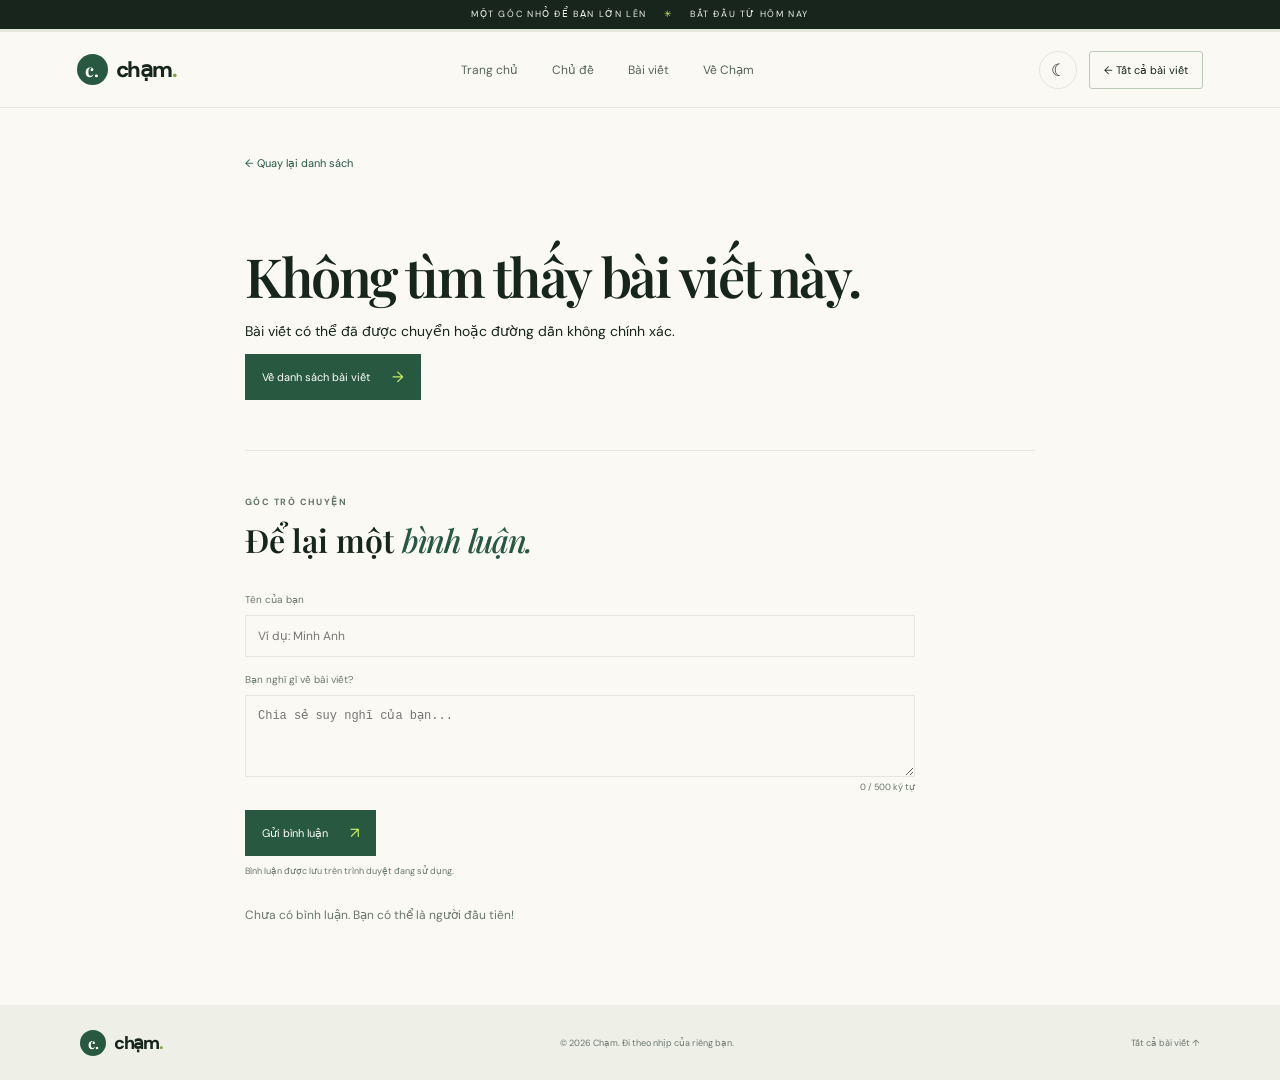
<file: article.html>
<!doctype html>
<html lang="vi">
<head>
  <meta charset="utf-8">
  <meta name="viewport" content="width=device-width, initial-scale=1">
  <meta name="theme-color" content="#101c16">
  <meta name="description" content="Bài viết dành cho hành trình học tập và trưởng thành của bạn.">
  <title>Bài viết — Chạm</title>
  <link rel="stylesheet" href="sytle.css">
  <link rel="preconnect" href="https://fonts.googleapis.com">
  <link rel="preconnect" href="https://fonts.gstatic.com" crossorigin>
  <link href="https://fonts.googleapis.com/css2?family=DM+Sans:wght@400;500;600;700;800&family=Playfair+Display:ital,wght@0,500;0,600;1,500;1,600&display=swap" rel="stylesheet">
</head>
<body>
  <div class="announcement">MỘT GÓC NHỎ ĐỂ BẠN LỚN LÊN <span>✳</span> BẮT ĐẦU TỪ HÔM NAY</div>
  <div class="reading-progress" aria-hidden="true"><span id="reading-progress-fill"></span></div>
  <header class="site-header">
    <a class="brand" href="index.html#home"><span class="brand-icon">c.</span> chạm<span class="brand-period">.</span></a>
    <button class="menu-toggle" type="button" aria-label="Mở menu" aria-expanded="false" aria-controls="main-nav"><span></span><span></span></button>
    <nav class="nav" id="main-nav" aria-label="Điều hướng chính"><a href="index.html#home">Trang chủ</a><a href="index.html#topics">Chủ đề</a><a href="index.html#articles">Bài viết</a><a href="index.html#about">Về Chạm</a></nav>
    <div class="header-tools"><button class="theme-toggle" type="button" aria-label="Chuyển chế độ tối" title="Chuyển chế độ sáng/tối">☾</button><a class="header-cta" href="index.html#articles">← Tất cả bài viết</a></div>
  </header>
  <main class="article-page wrap">
    <a class="back-link" href="index.html#articles">← Quay lại danh sách</a>
    <article id="article-content" class="reading-article"></article>
    <section class="comments-section" aria-labelledby="comments-title">
      <p class="eyebrow">GÓC TRÒ CHUYỆN</p><h2 id="comments-title">Để lại một <em>bình luận.</em></h2>
      <form id="comment-form" class="comment-form"><label for="comment-name">Tên của bạn</label><input id="comment-name" name="name" maxlength="40" placeholder="Ví dụ: Minh Anh" required><label for="comment-text">Bạn nghĩ gì về bài viết?</label><textarea id="comment-text" name="comment" rows="4" maxlength="500" placeholder="Chia sẻ suy nghĩ của bạn..." required></textarea><small class="character-count" id="comment-count">0 / 500 ký tự</small><button class="button button-dark" type="submit">Gửi bình luận <span>↗</span></button><small>Bình luận được lưu trên trình duyệt đang sử dụng.</small></form>
      <div id="comment-list" class="comment-list" aria-live="polite"></div>
    </section>
  </main>
  <footer class="footer"><a class="brand" href="index.html#home"><span class="brand-icon">c.</span> chạm<span class="brand-period">.</span></a><span>© 2026 Chạm. Đi theo nhịp của riêng bạn.</span><a href="index.html#articles">Tất cả bài viết ↑</a></footer>
  <script>
    const entries = {
      'plan-hoc-tap': { category: 'HỌC TẬP', date: '24 THÁNG 9, 2026 · 6 PHÚT ĐỌC', title: 'Lập kế hoạch học tập mà không tự làm khó mình', intro: 'Một kế hoạch tốt không cần kín lịch. Nó cần đủ rõ để bạn biết bước tiếp theo là gì.', sections: [['Bắt đầu từ điều quan trọng', 'Thay vì viết một danh sách dài, hãy chọn ba việc quan trọng nhất trong tuần. Chia mỗi việc thành bước nhỏ để có thể bắt đầu ngay cả khi bạn chỉ có nửa tiếng rảnh.'], ['Để chỗ cho cuộc sống', 'Lịch học sẽ dễ theo hơn khi có cả giờ nghỉ, giờ ăn và thời gian di chuyển. Đừng lấp kín mọi ô trống; một khoảng dự phòng giúp bạn không phải bỏ cuộc chỉ vì một ngày lệch kế hoạch.'], ['Xem lại và điều chỉnh', 'Cuối tuần, dành vài phút nhìn lại điều gì hiệu quả. Kế hoạch là công cụ phục vụ bạn, nên hãy đổi cách làm khi nó không còn phù hợp.']] },
      'on-bai-chu-dong': { category: 'HỌC TẬP', date: '18 THÁNG 9, 2026 · 5 PHÚT ĐỌC', title: 'Ôn bài để nhớ lâu: thử phương pháp nhớ chủ động', intro: 'Đọc lại thường tạo cảm giác quen thuộc. Tự nhớ lại mới giúp kiến thức ở lại lâu hơn.', sections: [['Đóng tài liệu lại', 'Sau khi học một phần, hãy thử giải thích ý chính bằng lời của mình mà không nhìn tài liệu. Những chỗ bạn chưa diễn đạt được là chỗ cần ôn thêm.'], ['Tự đặt câu hỏi', 'Biến tiêu đề và ghi chú thành câu hỏi ngắn. Trả lời chúng sau một khoảng nghỉ, rồi kiểm tra lại bằng giáo trình. Cách này giúp bạn nhận ra mình thực sự nhớ được gì.'], ['Ôn cách quãng', 'Thay vì học dồn một buổi, quay lại nội dung sau một ngày, vài ngày rồi một tuần. Những lần nhớ lại ngắn thường hữu ích hơn việc đọc đi đọc lại liên tục.']] },
      'portfolio-dau-tien': { category: 'NGHỀ NGHIỆP', date: '12 THÁNG 9, 2026 · 7 PHÚT ĐỌC', title: 'Portfolio đầu tiên: bắt đầu từ những gì bạn có', intro: 'Không cần chờ đến khi thật giỏi mới bắt đầu ghi lại những điều mình đã làm.', sections: [['Chọn dự án có câu chuyện', 'Bài tập trên lớp, hoạt động câu lạc bộ hay dự án cá nhân đều có thể cho thấy cách bạn suy nghĩ. Chọn một vài ví dụ tiêu biểu thay vì đưa mọi thứ vào cùng lúc.'], ['Cho thấy quá trình', 'Nêu vấn đề, vai trò của bạn, những lựa chọn đã cân nhắc và kết quả. Người xem muốn hiểu bạn đóng góp gì và học được điều gì.'], ['Giữ cho dễ xem', 'Dùng cấu trúc rõ ràng, hình ảnh vừa đủ và đường dẫn hoạt động. Một portfolio gọn gàng, cập nhật thường xuyên sẽ hữu ích hơn một trang cầu kỳ nhưng bỏ dở.']] },
      'thuc-tap-dau-tien': { category: 'NGHỀ NGHIỆP', date: '05 THÁNG 9, 2026 · 4 PHÚT ĐỌC', title: 'Lần đầu đi thực tập: bạn không cần biết hết mọi thứ', intro: 'Điều quan trọng nhất trong tuần đầu tiên đôi khi chỉ là biết cách đặt câu hỏi.', sections: [['Quan sát cách nhóm làm việc', 'Tìm hiểu lịch họp, cách mọi người trao đổi và nơi lưu tài liệu. Ghi chú lại những điều chưa rõ để hỏi đúng người vào thời điểm phù hợp.'], ['Hỏi câu hỏi cụ thể', 'Thay vì chỉ nói “em chưa hiểu”, hãy nêu phần bạn đã thử, kết quả gặp phải và điều bạn cần xác nhận. Câu hỏi rõ giúp người hướng dẫn hỗ trợ nhanh hơn.'], ['Xin phản hồi sớm', 'Đừng đợi đến cuối kỳ mới biết mình cần cải thiện điều gì. Trao đổi ngắn mỗi tuần giúp bạn tiến bộ đều và chủ động hơn.']] },
      'ai-ho-tro-hoc': { category: 'KỸ NĂNG', date: '29 THÁNG 8, 2026 · 5 PHÚT ĐỌC', title: 'Dùng AI để học tốt hơn mà vẫn giữ tư duy của mình', intro: 'Công cụ hữu ích nhất là công cụ giúp bạn hiểu sâu hơn, không nghĩ thay bạn.', sections: [['Dùng AI để khơi gợi', 'Nhờ công cụ giải thích một khái niệm theo cách khác, tạo câu hỏi luyện tập hoặc gợi ý dàn ý. Sau đó tự kiểm tra thông tin bằng tài liệu môn học.'], ['Tự làm phần suy nghĩ', 'Hãy thử giải bài, viết lập luận hoặc đưa ra ý tưởng trước. Khi gặp bế tắc, dùng AI để tìm gợi ý rồi tự hoàn thiện câu trả lời.'], ['Minh bạch và có trách nhiệm', 'Tuân theo quy định của lớp, không nhập dữ liệu cá nhân hoặc tài liệu riêng tư, và kiểm tra các thông tin do AI đưa ra. Công cụ có thể sai hoặc thiếu ngữ cảnh.']] },
      'can-bang-dai-hoc': { category: 'ĐỜI SỐNG', date: '22 THÁNG 8, 2026 · 6 PHÚT ĐỌC', title: 'Cân bằng đại học: nghỉ ngơi cũng là một kỹ năng', intro: 'Bạn không cần phải biến mọi khoảng thời gian thành một việc cần hoàn thành.', sections: [['Nhận ra dấu hiệu cần nghỉ', 'Khó tập trung, cáu gắt hoặc trì hoãn liên tục có thể là lúc bạn cần dừng lại. Nghỉ ngơi ngắn và có chủ đích giúp bạn quay lại với năng lượng tốt hơn.'], ['Tạo khoảng nghỉ thật sự', 'Rời màn hình, đi bộ, uống nước hoặc trò chuyện với bạn bè. Chọn việc khiến đầu óc được tạm rời khỏi bài vở thay vì tiếp tục lướt qua những nội dung gây mệt.'], ['Tìm hỗ trợ khi cần', 'Nếu áp lực kéo dài, hãy chia sẻ với người bạn tin tưởng hoặc tìm đến dịch vụ hỗ trợ sinh viên tại trường. Bạn không cần tự xoay xở một mình.']] }
    };
    const id = new URLSearchParams(location.search).get('id');
    const entry = entries[id];
    const article = document.querySelector('#article-content');
    if (!entry) {
      document.title = 'Bài viết không tìm thấy — Chạm';
      article.innerHTML = '<h1>Không tìm thấy bài viết này.</h1><p>Bài viết có thể đã được chuyển hoặc đường dẫn không chính xác.</p><a class="button button-dark" href="index.html#articles">Về danh sách bài viết <span>→</span></a>';
    } else {
      document.title = entry.title + ' — Chạm';
      article.innerHTML = `<p class="eyebrow">${entry.category}</p><p class="article-date">${entry.date}</p><h1>${entry.title}</h1><p class="article-lead">${entry.intro}</p><button type="button" class="article-favorite" id="article-favorite">♡ <span>Lưu bài viết</span></button><div class="article-body">${entry.sections.map(([heading, body]) => `<section><h2>${heading}</h2><p>${body}</p></section>`).join('')}</div><a class="back-link" href="index.html#articles">← Xem thêm bài viết</a>`;
    }
    const favoriteKey = 'cham-favorites';
    const favoriteButton = document.querySelector('#article-favorite');
    if (entry) {
      const renderFavorite = () => {
        const ids = JSON.parse(localStorage.getItem(favoriteKey) || '[]');
        const saved = ids.includes(id);
        favoriteButton.classList.toggle('is-favorite', saved);
        favoriteButton.setAttribute('aria-pressed', String(saved));
        favoriteButton.innerHTML = `${saved ? '♥' : '♡'} <span>${saved ? 'Đã lưu bài viết' : 'Lưu bài viết'}</span>`;
      };
      favoriteButton.addEventListener('click', () => {
        let ids = JSON.parse(localStorage.getItem(favoriteKey) || '[]');
        ids = ids.includes(id) ? ids.filter(item => item !== id) : [...ids, id];
        localStorage.setItem(favoriteKey, JSON.stringify(ids)); renderFavorite();
      });
      renderFavorite();
    }
    const themeButton = document.querySelector('.theme-toggle');
    const setTheme = dark => {
      document.body.classList.toggle('dark-theme', dark);
      themeButton.textContent = dark ? '☀' : '☾';
      themeButton.setAttribute('aria-label', dark ? 'Chuyển chế độ sáng' : 'Chuyển chế độ tối');
      localStorage.setItem('cham-theme', dark ? 'dark' : 'light');
    };
    setTheme(localStorage.getItem('cham-theme') === 'dark');
    themeButton.addEventListener('click', () => setTheme(!document.body.classList.contains('dark-theme')));
    const menuButton = document.querySelector('.menu-toggle');
    const nav = document.querySelector('#main-nav');
    menuButton.addEventListener('click', () => {
      const open = menuButton.getAttribute('aria-expanded') === 'true';
      menuButton.setAttribute('aria-expanded', String(!open)); nav.classList.toggle('is-open', !open);
    });
    nav.querySelectorAll('a').forEach(link => link.addEventListener('click', () => {
      nav.classList.remove('is-open'); menuButton.setAttribute('aria-expanded', 'false');
    }));
    const commentKey = `cham-comments-${id || 'unknown'}`;
    const commentList = document.querySelector('#comment-list');
    const renderComments = () => {
      const comments = JSON.parse(localStorage.getItem(commentKey) || '[]');
      commentList.innerHTML = comments.length ? comments.map((comment, index) => `<article class="comment"><div class="comment-meta"><strong>${escapeHTML(comment.name)}</strong><small>${new Date(comment.time).toLocaleString('vi-VN')}</small><button type="button" class="delete-comment" data-delete-comment="${index}" aria-label="Xóa bình luận">Xóa</button></div><p>${escapeHTML(comment.text)}</p></article>`).join('') : '<p class="empty-comments">Chưa có bình luận. Bạn có thể là người đầu tiên!</p>';
    };
    function escapeHTML(value) {
      return value.replace(/[&<>"']/g, char => ({ '&': '&amp;', '<': '&lt;', '>': '&gt;', '"': '&quot;', "'": '&#39;' }[char]));
    }
    renderComments();
    document.querySelector('#comment-text').addEventListener('input', event => {
      document.querySelector('#comment-count').textContent = `${event.currentTarget.value.length} / 500 ký tự`;
    });
    commentList.addEventListener('click', event => {
      const deleteButton = event.target.closest('[data-delete-comment]');
      if (!deleteButton) return;
      const comments = JSON.parse(localStorage.getItem(commentKey) || '[]');
      comments.splice(Number(deleteButton.dataset.deleteComment), 1);
      localStorage.setItem(commentKey, JSON.stringify(comments)); renderComments();
    });
    document.querySelector('#comment-form').addEventListener('submit', event => {
      event.preventDefault();
      const form = event.currentTarget;
      const comments = JSON.parse(localStorage.getItem(commentKey) || '[]');
      comments.unshift({ name: form.elements.name.value.trim(), text: form.elements.comment.value.trim(), time: Date.now() });
      localStorage.setItem(commentKey, JSON.stringify(comments)); form.reset(); renderComments();
    });
    const progressFill = document.querySelector('#reading-progress-fill');
    const updateProgress = () => {
      const scrollable = document.documentElement.scrollHeight - window.innerHeight;
      const progress = scrollable > 0 ? (window.scrollY / scrollable) * 100 : 0;
      progressFill.style.width = `${Math.min(100, Math.max(0, progress))}%`;
    };
    window.addEventListener('scroll', updateProgress, { passive: true });
    window.addEventListener('resize', updateProgress);
    updateProgress();
  </script>
</body>
</html>
</file>
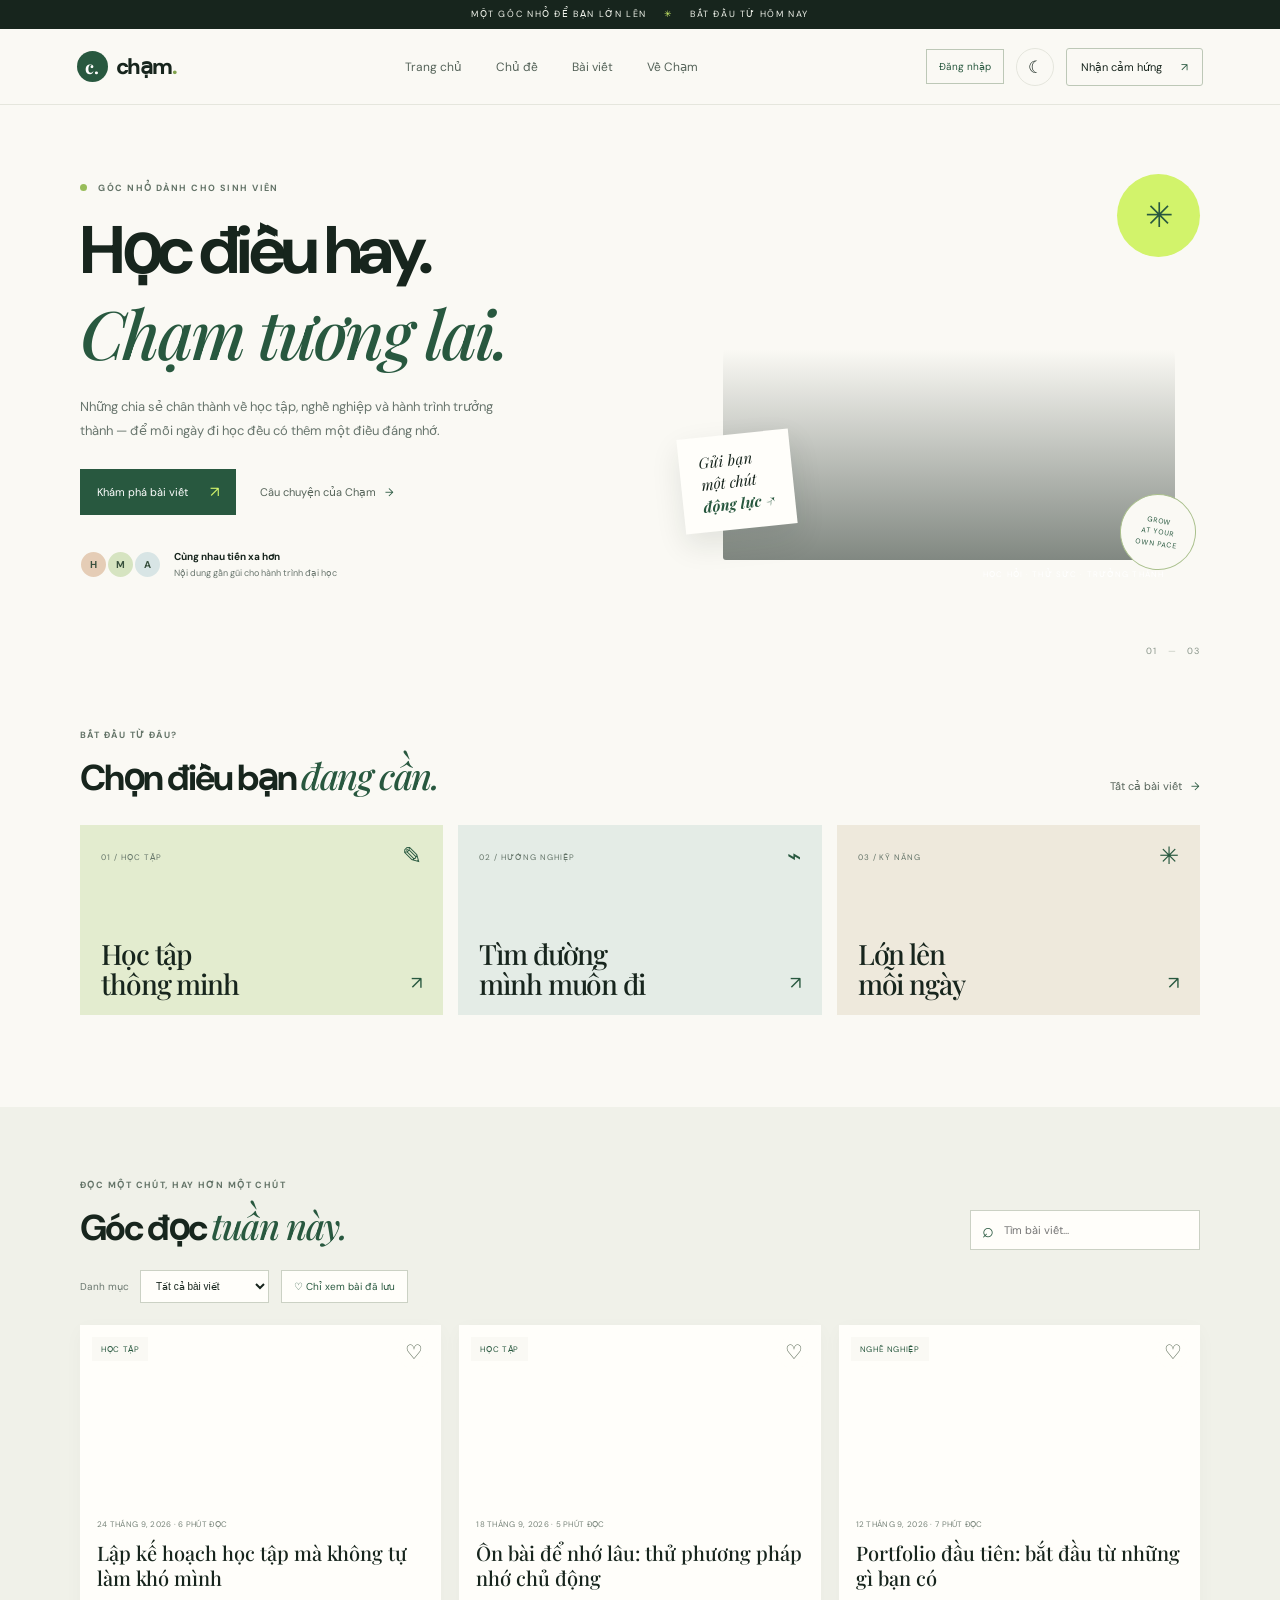
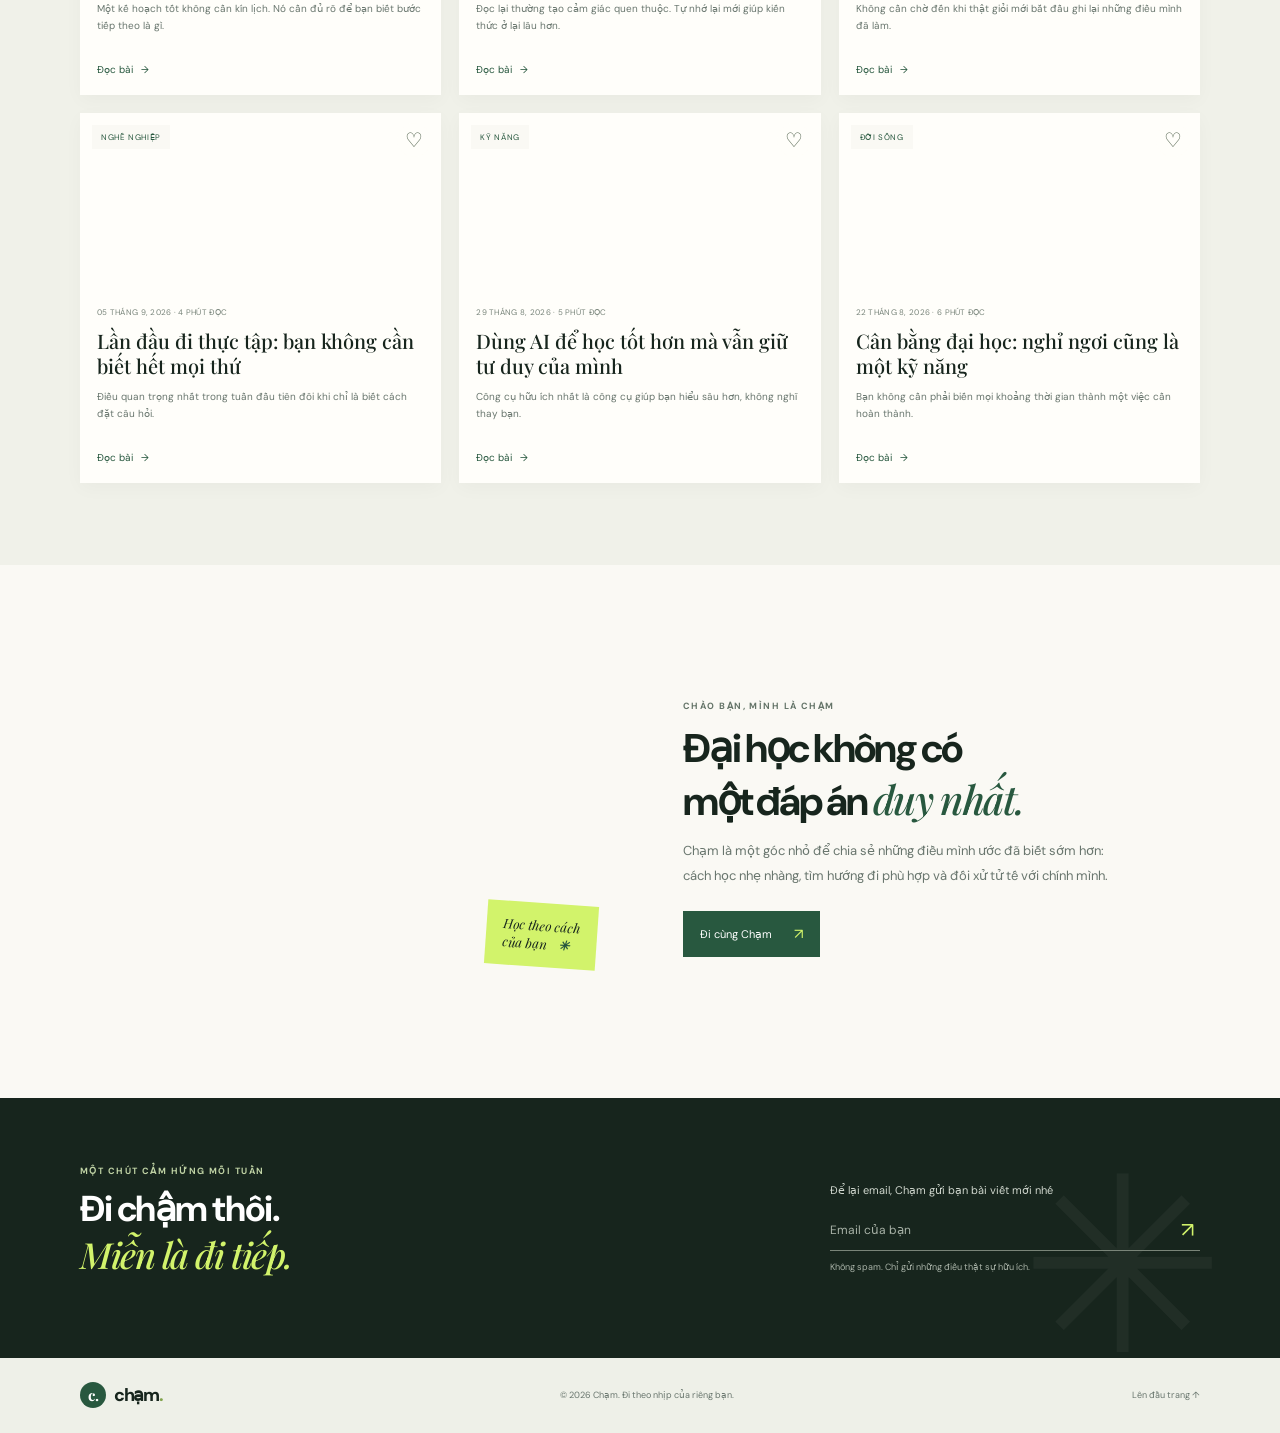
<file: websinhvien.html>
<!doctype html>
<html lang="vi">
<head>
  <meta charset="utf-8">
  <meta name="viewport" content="width=device-width, initial-scale=1">
  <meta name="theme-color" content="#101c16">
  <meta name="description" content="Chạm — góc học tập, hướng nghiệp và kỹ năng dành cho sinh viên.">
  <title>Chạm — Học điều hay, chạm tương lai</title>
  <link rel="stylesheet" href="sytle.css">
  <link rel="preconnect" href="https://fonts.googleapis.com">
  <link rel="preconnect" href="https://fonts.gstatic.com" crossorigin>
  <link href="https://fonts.googleapis.com/css2?family=DM+Sans:wght@400;500;600;700;800&family=Playfair+Display:ital,wght@0,500;0,600;1,500;1,600&display=swap" rel="stylesheet">
</head>
<body>
  <div class="announcement">MỘT GÓC NHỎ ĐỂ BẠN LỚN LÊN <span>✳</span> BẮT ĐẦU TỪ HÔM NAY</div>
  <header class="site-header">
    <a class="brand" href="#home" aria-label="Chạm, về đầu trang"><span class="brand-icon">c.</span> chạm<span class="brand-period">.</span></a>
    <button class="menu-toggle" type="button" aria-label="Mở menu" aria-expanded="false" aria-controls="main-nav"><span></span><span></span></button>
    <nav class="nav" id="main-nav" aria-label="Điều hướng chính">
      <a href="#home">Trang chủ</a><a href="#topics">Chủ đề</a><a href="#articles">Bài viết</a><a href="#about">Về Chạm</a>
    </nav>
    <div class="header-tools"><button class="login-trigger" id="login-trigger" type="button">Đăng nhập</button><button class="logout-trigger" id="logout-trigger" type="button" hidden>Đăng xuất</button><button class="theme-toggle" type="button" aria-label="Chuyển chế độ tối" title="Chuyển chế độ sáng/tối">☾</button><a class="header-cta" href="#newsletter">Nhận cảm hứng <span>↗</span></a></div>
  </header>

  <main id="home">
    <section class="hero wrap">
      <div class="hero-copy">
        <p class="eyebrow"><span></span> GÓC NHỎ DÀNH CHO SINH VIÊN</p>
        <h1>Học điều hay.<br><em>Chạm tương lai.</em></h1>
        <p class="hero-intro">Những chia sẻ chân thành về học tập, nghề nghiệp và hành trình trưởng thành — để mỗi ngày đi học đều có thêm một điều đáng nhớ.</p>
        <div class="hero-actions"><a class="button button-dark" href="#articles">Khám phá bài viết <span>↗</span></a><a class="plain-link" href="#about">Câu chuyện của Chạm <span>→</span></a></div>
        <div class="social-proof"><div class="avatar-stack"><span>H</span><span>M</span><span>A</span></div><div><strong>Cùng nhau tiến xa hơn</strong><small>Nội dung gần gũi cho hành trình đại học</small></div></div>
      </div>
      <div class="hero-visual" aria-label="Sinh viên cùng học tập" role="img">
        <div class="hero-photo"></div><div class="sun-stamp">✳</div>
        <div class="photo-note">Gửi bạn<br>một chút<br><b>động lực ↗</b></div>
        <div class="photo-caption">HỌC HỎI · THỬ SỨC · TRƯỞNG THÀNH</div>
        <div class="hero-seal">GROW<br>AT YOUR<br>OWN PACE</div>
      </div>
      <div class="hero-index">01 <span>—</span> 03</div>
    </section>

    <section class="topics wrap" id="topics">
      <div class="section-head"><div><p class="eyebrow">BẮT ĐẦU TỪ ĐÂU?</p><h2>Chọn điều bạn <em>đang cần.</em></h2></div><a class="plain-link" href="#articles">Tất cả bài viết <span>→</span></a></div>
      <div class="topic-grid">
        <a class="topic-card topic-study" data-topic="HỌC TẬP" href="#articles"><span class="topic-number">01 / HỌC TẬP</span><span class="topic-symbol">✎</span><h3>Học tập<br>thông minh</h3><span class="topic-arrow">↗</span></a>
        <a class="topic-card topic-career" data-topic="NGHỀ NGHIỆP" href="#articles"><span class="topic-number">02 / HƯỚNG NGHIỆP</span><span class="topic-symbol">⌁</span><h3>Tìm đường<br>mình muốn đi</h3><span class="topic-arrow">↗</span></a>
        <a class="topic-card topic-skills" data-topic="KỸ NĂNG" href="#articles"><span class="topic-number">03 / KỸ NĂNG</span><span class="topic-symbol">✳</span><h3>Lớn lên<br>mỗi ngày</h3><span class="topic-arrow">↗</span></a>
      </div>
    </section>

    <section class="articles" id="articles"><div class="wrap">
      <div class="section-head article-head"><div><p class="eyebrow">ĐỌC MỘT CHÚT, HAY HƠN MỘT CHÚT</p><h2>Góc đọc <em>tuần này.</em></h2></div><label class="search"><span>⌕</span><input id="search" type="search" placeholder="Tìm bài viết..." aria-label="Tìm bài viết"></label></div>
      <div class="article-controls"><label class="filter-label">Danh mục <select id="category-filter" aria-label="Lọc theo danh mục"><option value="all">Tất cả bài viết</option><option value="HỌC TẬP">Học tập</option><option value="NGHỀ NGHIỆP">Nghề nghiệp</option><option value="KỸ NĂNG">Kỹ năng</option><option value="ĐỜI SỐNG">Đời sống</option></select></label><button class="favorites-filter" id="favorites-filter" type="button" aria-pressed="false">♡ Chỉ xem bài đã lưu</button></div>
      <div class="article-grid" id="article-grid">
        <article class="article-card" data-search="lập kế hoạch học tập học"><a class="article-photo photo-one" href="article.html?id=plan-hoc-tap" aria-label="Đọc bài lập kế hoạch học tập"><span>HỌC TẬP</span></a><div class="article-info"><small>24 THÁNG 9, 2026 · 6 PHÚT ĐỌC</small><h3><a href="article.html?id=plan-hoc-tap">Lập kế hoạch học tập mà không tự làm khó mình</a></h3><p>Một kế hoạch tốt không cần kín lịch. Nó cần đủ rõ để bạn biết bước tiếp theo là gì.</p><a class="read-more" href="article.html?id=plan-hoc-tap">Đọc bài <span>→</span></a></div></article>
        <article class="article-card" data-search="ôn bài nhớ chủ động học"><a class="article-photo photo-two" href="article.html?id=on-bai-chu-dong" aria-label="Đọc bài ôn tập chủ động"><span>HỌC TẬP</span></a><div class="article-info"><small>18 THÁNG 9, 2026 · 5 PHÚT ĐỌC</small><h3><a href="article.html?id=on-bai-chu-dong">Ôn bài để nhớ lâu: thử phương pháp nhớ chủ động</a></h3><p>Đọc lại thường tạo cảm giác quen thuộc. Tự nhớ lại mới giúp kiến thức ở lại lâu hơn.</p><a class="read-more" href="article.html?id=on-bai-chu-dong">Đọc bài <span>→</span></a></div></article>
        <article class="article-card" data-search="portfolio nghề nghiệp việc làm"><a class="article-photo photo-three" href="article.html?id=portfolio-dau-tien" aria-label="Đọc bài portfolio"><span>NGHỀ NGHIỆP</span></a><div class="article-info"><small>12 THÁNG 9, 2026 · 7 PHÚT ĐỌC</small><h3><a href="article.html?id=portfolio-dau-tien">Portfolio đầu tiên: bắt đầu từ những gì bạn có</a></h3><p>Không cần chờ đến khi thật giỏi mới bắt đầu ghi lại những điều mình đã làm.</p><a class="read-more" href="article.html?id=portfolio-dau-tien">Đọc bài <span>→</span></a></div></article>
        <article class="article-card" data-search="thực tập phỏng vấn nghề nghiệp"><a class="article-photo photo-four" href="article.html?id=thuc-tap-dau-tien" aria-label="Đọc bài thực tập"><span>NGHỀ NGHIỆP</span></a><div class="article-info"><small>05 THÁNG 9, 2026 · 4 PHÚT ĐỌC</small><h3><a href="article.html?id=thuc-tap-dau-tien">Lần đầu đi thực tập: bạn không cần biết hết mọi thứ</a></h3><p>Điều quan trọng nhất trong tuần đầu tiên đôi khi chỉ là biết cách đặt câu hỏi.</p><a class="read-more" href="article.html?id=thuc-tap-dau-tien">Đọc bài <span>→</span></a></div></article>
        <article class="article-card" data-search="trí tuệ nhân tạo AI công cụ kỹ năng"><a class="article-photo photo-five" href="article.html?id=ai-ho-tro-hoc" aria-label="Đọc bài dùng AI"><span>KỸ NĂNG</span></a><div class="article-info"><small>29 THÁNG 8, 2026 · 5 PHÚT ĐỌC</small><h3><a href="article.html?id=ai-ho-tro-hoc">Dùng AI để học tốt hơn mà vẫn giữ tư duy của mình</a></h3><p>Công cụ hữu ích nhất là công cụ giúp bạn hiểu sâu hơn, không nghĩ thay bạn.</p><a class="read-more" href="article.html?id=ai-ho-tro-hoc">Đọc bài <span>→</span></a></div></article>
        <article class="article-card" data-search="cân bằng nghỉ ngơi sức khỏe tinh thần"><a class="article-photo photo-six" href="article.html?id=can-bang-dai-hoc" aria-label="Đọc bài cân bằng"><span>ĐỜI SỐNG</span></a><div class="article-info"><small>22 THÁNG 8, 2026 · 6 PHÚT ĐỌC</small><h3><a href="article.html?id=can-bang-dai-hoc">Cân bằng đại học: nghỉ ngơi cũng là một kỹ năng</a></h3><p>Bạn không cần phải biến mọi khoảng thời gian thành một việc cần hoàn thành.</p><a class="read-more" href="article.html?id=can-bang-dai-hoc">Đọc bài <span>→</span></a></div></article>
      </div><p class="no-results" id="no-results" hidden>Chưa tìm thấy bài viết phù hợp. Thử từ khóa khác nhé.</p>
    </div></section>

    <section class="welcome wrap" id="about"><div class="welcome-visual"><div class="welcome-photo"></div><span class="welcome-sticker">Học theo cách<br>của bạn <b>✳</b></span></div><div class="welcome-copy"><p class="eyebrow">CHÀO BẠN, MÌNH LÀ CHẠM</p><h2>Đại học không có<br>một đáp án <em>duy nhất.</em></h2><p>Chạm là một góc nhỏ để chia sẻ những điều mình ước đã biết sớm hơn: cách học nhẹ nhàng, tìm hướng đi phù hợp và đối xử tử tế với chính mình.</p><a class="button button-dark" href="#newsletter">Đi cùng Chạm <span>↗</span></a></div></section>

    <section class="newsletter" id="newsletter"><div class="wrap newsletter-inner"><div><p class="eyebrow">MỘT CHÚT CẢM HỨNG MỖI TUẦN</p><h2>Đi chậm thôi.<br><em>Miễn là đi tiếp.</em></h2></div><form id="newsletter-form"><label for="email">Để lại email, Chạm gửi bạn bài viết mới nhé</label><div class="email-row"><input id="email" name="email" type="email" placeholder="Email của bạn" required><button type="submit" aria-label="Đăng ký nhận bài">↗</button></div><small id="form-message">Không spam. Chỉ gửi những điều thật sự hữu ích.</small></form><span class="newsletter-flower" aria-hidden="true">✳</span></div></section>
  </main>
  <button class="back-to-top" type="button" aria-label="Lên đầu trang">↑</button>
  <dialog class="login-dialog" id="login-dialog" aria-labelledby="login-title">
    <form class="login-form" id="login-form">
      <button class="dialog-close" type="button" aria-label="Đóng">×</button>
      <p class="eyebrow">CHÀO MỪNG BẠN ĐẾN VỚI CHẠM</p>
      <h2 id="login-title">Đăng nhập <em>demo.</em></h2>
      <p class="login-description">Tạo lời chào cá nhân trên thiết bị này.</p>
      <label for="login-name">Tên hiển thị</label><input id="login-name" name="name" autocomplete="name" maxlength="40" placeholder="Tên của bạn" required>
      <label for="login-email">Email</label><input id="login-email" name="email" type="email" autocomplete="email" placeholder="ban@email.com" required>
      <label for="login-password">Mật khẩu</label><input id="login-password" name="password" type="password" autocomplete="current-password" minlength="6" placeholder="Ít nhất 6 ký tự" required>
      <button class="button button-dark login-submit" type="submit">Tiếp tục <span>↗</span></button>
      <small id="login-message">Bản demo không xác thực tài khoản và không lưu mật khẩu.</small>
    </form>
  </dialog>
  <footer class="footer"><a class="brand" href="#home"><span class="brand-icon">c.</span> chạm<span class="brand-period">.</span></a><span>© 2026 Chạm. Đi theo nhịp của riêng bạn.</span><a href="#home">Lên đầu trang ↑</a></footer>
  <script>
    const menuButton = document.querySelector('.menu-toggle');
    const nav = document.querySelector('#main-nav');
    menuButton.addEventListener('click', () => {
      const open = menuButton.getAttribute('aria-expanded') === 'true';
      menuButton.setAttribute('aria-expanded', String(!open));
      nav.classList.toggle('is-open', !open);
    });
    nav.querySelectorAll('a').forEach(link => link.addEventListener('click', () => {
      nav.classList.remove('is-open'); menuButton.setAttribute('aria-expanded', 'false');
    }));
    const search = document.querySelector('#search');
    const cards = [...document.querySelectorAll('.article-card')];
    const noResults = document.querySelector('#no-results');
    const categoryFilter = document.querySelector('#category-filter');
    const favoritesFilter = document.querySelector('#favorites-filter');
    const favoritesKey = 'cham-favorites';
    const getFavorites = () => JSON.parse(localStorage.getItem(favoritesKey) || '[]');
    const themeButton = document.querySelector('.theme-toggle');
    const setTheme = dark => {
      document.body.classList.toggle('dark-theme', dark);
      themeButton.textContent = dark ? '☀' : '☾';
      themeButton.setAttribute('aria-label', dark ? 'Chuyển chế độ sáng' : 'Chuyển chế độ tối');
      localStorage.setItem('cham-theme', dark ? 'dark' : 'light');
    };
    setTheme(localStorage.getItem('cham-theme') === 'dark');
    themeButton.addEventListener('click', () => setTheme(!document.body.classList.contains('dark-theme')));
    function refreshCards() {
      const term = search.value.trim().toLocaleLowerCase('vi');
      const category = categoryFilter.value;
      const onlyFavorites = favoritesFilter.getAttribute('aria-pressed') === 'true';
      const favoriteIds = getFavorites();
      let visible = 0;
      cards.forEach((card, index) => {
        const id = card.dataset.id;
        const matchesSearch = (card.dataset.search + ' ' + card.innerText).toLocaleLowerCase('vi').includes(term);
        const matchesCategory = category === 'all' || card.dataset.category === category;
        const matchesFavorite = !onlyFavorites || favoriteIds.includes(id);
        card.hidden = !(matchesSearch && matchesCategory && matchesFavorite);
        if (!card.hidden) visible++;
        const button = card.querySelector('.favorite-button');
        const saved = favoriteIds.includes(id);
        button.classList.toggle('is-favorite', saved);
        button.setAttribute('aria-pressed', String(saved));
        button.setAttribute('aria-label', saved ? 'Bỏ lưu bài viết' : 'Lưu bài viết yêu thích');
      });
      noResults.hidden = visible > 0;
    }
    const articleIds = ['plan-hoc-tap', 'on-bai-chu-dong', 'portfolio-dau-tien', 'thuc-tap-dau-tien', 'ai-ho-tro-hoc', 'can-bang-dai-hoc'];
    cards.forEach((card, index) => {
      card.dataset.id = articleIds[index];
      card.dataset.category = card.querySelector('.article-photo span').textContent.trim();
      const button = document.createElement('button');
      button.className = 'favorite-button'; button.type = 'button'; button.textContent = '♡';
      button.addEventListener('click', () => {
        const saved = getFavorites();
        const next = saved.includes(card.dataset.id) ? saved.filter(id => id !== card.dataset.id) : [...saved, card.dataset.id];
        localStorage.setItem(favoritesKey, JSON.stringify(next)); refreshCards();
      });
      card.querySelector('.article-photo').append(button);
    });
    search.addEventListener('input', refreshCards);
    categoryFilter.addEventListener('change', refreshCards);
    document.querySelectorAll('.topic-card[data-topic]').forEach(topic => topic.addEventListener('click', () => {
      categoryFilter.value = topic.dataset.topic;
      favoritesFilter.setAttribute('aria-pressed', 'false');
      favoritesFilter.textContent = '♡ Chỉ xem bài đã lưu';
      refreshCards();
    }));
    favoritesFilter.addEventListener('click', () => {
      const enabled = favoritesFilter.getAttribute('aria-pressed') !== 'true';
      favoritesFilter.setAttribute('aria-pressed', String(enabled));
      favoritesFilter.textContent = enabled ? '♥ Đang xem bài đã lưu' : '♡ Chỉ xem bài đã lưu';
      refreshCards();
    });
    refreshCards();
    document.addEventListener('keydown', event => {
      if (event.key === '/' && !['INPUT', 'TEXTAREA'].includes(document.activeElement.tagName)) {
        event.preventDefault(); search.focus(); document.querySelector('#articles').scrollIntoView({ behavior: 'smooth' });
      }
    });
    const backToTop = document.querySelector('.back-to-top');
    window.addEventListener('scroll', () => backToTop.classList.toggle('is-visible', window.scrollY > 500), { passive: true });
    backToTop.addEventListener('click', () => window.scrollTo({ top: 0, behavior: 'smooth' }));
    const loginDialog = document.querySelector('#login-dialog');
    const loginTrigger = document.querySelector('#login-trigger');
    const logoutTrigger = document.querySelector('#logout-trigger');
    const profileKey = 'cham-demo-profile';
    const updateProfileButton = () => {
      const profile = JSON.parse(localStorage.getItem(profileKey) || 'null');
      loginTrigger.textContent = profile ? `Chào, ${profile.name}` : 'Đăng nhập';
      logoutTrigger.hidden = !profile;
    };
    loginTrigger.addEventListener('click', () => {
      if (localStorage.getItem(profileKey)) {
        document.querySelector('#login-title').textContent = 'Bạn đã đăng nhập demo';
        document.querySelector('#login-message').textContent = 'Trạng thái này chỉ có trên trình duyệt và thiết bị hiện tại.';
      }
      loginDialog.showModal();
    });
    document.querySelector('.dialog-close').addEventListener('click', () => loginDialog.close());
    loginDialog.addEventListener('click', event => { if (event.target === loginDialog) loginDialog.close(); });
    document.querySelector('#login-form').addEventListener('submit', event => {
      event.preventDefault();
      const form = event.currentTarget;
      const profile = { name: form.elements.name.value.trim(), email: form.elements.email.value.trim() };
      localStorage.setItem(profileKey, JSON.stringify(profile));
      document.querySelector('#login-message').textContent = `Xin chào ${profile.name}! Bạn đang dùng phiên đăng nhập demo.`;
      updateProfileButton();
      window.setTimeout(() => loginDialog.close(), 900);
    });
    logoutTrigger.addEventListener('click', () => {
      localStorage.removeItem(profileKey);
      document.querySelector('#login-form').reset();
      document.querySelector('#login-title').innerHTML = 'Đăng nhập <em>demo.</em>';
      document.querySelector('#login-message').textContent = 'Bản demo không xác thực tài khoản và không lưu mật khẩu.';
      updateProfileButton();
    });
    updateProfileButton();
    document.querySelector('#newsletter-form').addEventListener('submit', event => {
      event.preventDefault();
      document.querySelector('#form-message').textContent = 'Cảm ơn bạn! Chức năng đăng ký cần được kết nối với dịch vụ email.';
      event.currentTarget.reset();
    });
  </script>
</body>
</html>
</file>
<file: sytle.css>
:root {
  color-scheme: light;
  --ink: #17251d;
  --muted: #69766e;
  --paper: #faf9f4;
  --line: #e5e6dd;
  --green: #28583f;
  --lime: #d2f36b;
  --serif: "Playfair Display", Georgia, serif;
  --sans: "DM Sans", Arial, sans-serif;
}
* { box-sizing: border-box; }
html { scroll-behavior: smooth; scroll-padding-top: 85px; }
body { margin: 0; background: var(--paper); color: var(--ink); font: 14px var(--sans); -webkit-font-smoothing: antialiased; }
a { color: inherit; text-decoration: none; }
button, input { font: inherit; }
.wrap { width: min(1120px, 88%); margin: 0 auto; }
.announcement { min-height: 29px; padding: 8px 12px; background: var(--ink); color: #eef1e9; text-align: center; font-size: 9px; letter-spacing: .18em; }
.announcement span { margin: 0 13px; color: var(--lime); }
.site-header { height: 76px; padding: 0 max(calc((100% - 1180px) / 2), 6%); display: flex; align-items: center; justify-content: space-between; border-bottom: 1px solid var(--line); background: var(--paper); position: relative; z-index: 5; }
.brand { display: inline-flex; align-items: center; gap: 8px; font-size: 22px; font-weight: 800; letter-spacing: -1.3px; }
.brand-icon { width: 31px; height: 31px; display: grid; place-items: center; border-radius: 50%; background: var(--green); color: white; font: 700 18px var(--serif); letter-spacing: 0; }
.brand-period { color: #81a34d; margin-left: -8px; }
.nav { display: flex; align-items: center; gap: 34px; color: #556359; font-size: 12px; }
.nav a, .plain-link, .header-cta, .footer a { transition: color .2s ease; }
.nav a:hover, .plain-link:hover, .footer a:hover { color: #648538; }
.header-cta { padding: 11px 14px; border: 1px solid #bdc8b7; border-radius: 3px; font-size: 11px; }
.header-cta span { margin-left: 16px; color: var(--green); }
.menu-toggle { display: none; }
.hero { min-height: 570px; display: grid; grid-template-columns: 1.02fr .98fr; align-items: center; position: relative; padding-top: 35px; padding-bottom: 54px; }
.hero-copy { position: relative; z-index: 2; }
.eyebrow { margin: 0; color: #647468; font-size: 9px; font-weight: 700; letter-spacing: .16em; }
.hero-copy .eyebrow span { display: inline-block; width: 7px; height: 7px; margin-right: 8px; border-radius: 50%; background: #98bd5a; }
.hero h1 { margin: 21px 0 18px; font-size: clamp(48px, 5.25vw, 68px); line-height: 1.07; letter-spacing: -.065em; }
h1 em, h2 em { color: var(--green); font: italic 500 1em var(--serif); letter-spacing: -.04em; }
.hero-intro, .welcome-copy > p:not(.eyebrow) { max-width: 435px; color: var(--muted); font-size: 13px; line-height: 1.9; }
.hero-actions { display: flex; align-items: center; gap: 24px; margin-top: 25px; }
.button { min-height: 46px; display: inline-flex; align-items: center; justify-content: space-between; gap: 22px; padding: 0 17px; font-size: 11px; transition: transform .2s, background .2s; }
.button:hover { transform: translateY(-2px); }
.button-dark { background: var(--green); color: white; }
.button-dark:hover { background: #1d4530; }
.button span { color: var(--lime); font-size: 15px; }
.plain-link { color: #556359; font-size: 11px; }
.plain-link span { margin-left: 6px; color: var(--green); }
.social-proof { display: flex; align-items: center; gap: 12px; margin-top: 35px; }
.avatar-stack { display: flex; padding-left: 1px; }
.avatar-stack span { width: 29px; height: 29px; display: grid; place-items: center; margin-left: -2px; border: 2px solid var(--paper); border-radius: 50%; background: #e5cdb6; color: #38503d; font-size: 10px; font-weight: 700; }
.avatar-stack span:nth-child(2) { background: #d6e4c1; }.avatar-stack span:nth-child(3) { background: #d8e5e5; }
.social-proof strong, .social-proof small { display: block; font-size: 10px; }.social-proof small { margin-top: 4px; color: var(--muted); font-size: 9px; }
.hero-visual { height: 414px; position: relative; margin-left: 30px; }
.hero-photo { position: absolute; inset: 10px 25px 28px 42px; border-radius: 48% 48% 3px 3px; background: linear-gradient(0deg, #17251d88, transparent 56%), url("https://images.unsplash.com/photo-1523240795612-9a054b0db644?auto=format&fit=crop&w=1100&q=85") center 44% / cover; }
.sun-stamp { width: 83px; height: 83px; position: absolute; top: 0; right: 0; display: grid; place-items: center; border-radius: 50%; background: var(--lime); color: var(--green); font-size: 34px; }
.photo-note { position: absolute; left: 0; bottom: 58px; padding: 15px 20px; background: #fffefa; box-shadow: 0 12px 30px #17251d1b; font: italic 15px/1.45 var(--serif); transform: rotate(-6deg); }
.photo-note b { color: var(--green); }
.photo-caption { position: absolute; right: 36px; bottom: 9px; color: white; font-size: 8px; letter-spacing: .14em; }
.hero-seal { width: 76px; height: 76px; position: absolute; right: 4px; bottom: 18px; display: grid; place-content: center; border: 1px solid #aac08d; border-radius: 50%; background: var(--paper); color: var(--green); text-align: center; font-size: 7px; line-height: 1.6; letter-spacing: .1em; transform: rotate(8deg); }
.hero-index { position: absolute; right: 0; bottom: 18px; color: #89958a; font-size: 9px; letter-spacing: .12em; }.hero-index span { margin: 0 7px; color: #bdc6b9; }
.topics { padding-top: 54px; padding-bottom: 92px; }
.section-head { display: flex; align-items: end; justify-content: space-between; gap: 20px; margin-bottom: 26px; }
.section-head h2, .welcome h2 { margin: 10px 0 0; font-size: 36px; line-height: 1.18; letter-spacing: -.055em; }
.section-head > .plain-link { padding-bottom: 6px; }
.topic-grid { display: grid; grid-template-columns: repeat(3, 1fr); gap: 15px; }
.topic-card { height: 190px; padding: 21px; position: relative; overflow: hidden; transition: transform .2s ease; }
.topic-card:hover { transform: translateY(-4px); }
.topic-study { background: #e3eccf; }.topic-career { background: #e4ece6; }.topic-skills { background: #eee9dc; }
.topic-number { color: #647468; font-size: 8px; letter-spacing: .12em; }.topic-symbol { position: absolute; top: 15px; right: 21px; color: var(--green); font-size: 24px; }
.topic-card h3 { position: absolute; bottom: 17px; left: 21px; margin: 0; font: 500 28px/1.06 var(--serif); letter-spacing: -.04em; }.topic-arrow { position: absolute; right: 21px; bottom: 20px; color: var(--green); font-size: 18px; }
.articles { padding: 72px 0 82px; background: #f0f1e9; }
.article-head { margin-bottom: 28px; }.search { width: 230px; height: 40px; display: flex; align-items: center; gap: 8px; padding: 0 11px; border: 1px solid #cbd1c4; background: #fffefa; }
.search span { color: var(--green); font-size: 20px; }.search input { width: 100%; border: 0; outline: 0; background: transparent; color: var(--ink); font-size: 11px; }.search:focus-within { border-color: var(--green); }
.article-grid { display: grid; grid-template-columns: repeat(3, 1fr); gap: 18px; align-items: stretch; }
.article-card { min-width: 0; background: #fffefa; box-shadow: 0 5px 18px #17251d08; transition: transform .2s ease, box-shadow .2s ease; }.article-card:hover { transform: translateY(-4px); box-shadow: 0 11px 28px #17251d12; }.article-card[hidden] { display: none; }
.article-photo { height: 172px; display: block; position: relative; background-position: center; background-size: cover; }
.article-photo > span { position: absolute; top: 12px; left: 12px; padding: 7px 9px; background: #faf9f4e8; color: var(--green); font-size: 8px; letter-spacing: .08em; }
.photo-one { background-image: url("https://images.unsplash.com/photo-1455390582262-044c1008a2b9?auto=format&fit=crop&w=900&q=80"); }.photo-two { background-image: url("https://images.unsplash.com/photo-1434030216411-0b793f4b4173?auto=format&fit=crop&w=900&q=80"); }.photo-three { background-image: url("https://images.unsplash.com/photo-1498050108023-c5249f4df085?auto=format&fit=crop&w=900&q=80"); }.photo-four { background-image: url("https://images.unsplash.com/photo-1521737711867-e3b97375f902?auto=format&fit=crop&w=900&q=80"); }.photo-five { background-image: url("https://images.unsplash.com/photo-1677442136019-21780ecad995?auto=format&fit=crop&w=900&q=80"); }.photo-six { background-image: url("https://images.unsplash.com/photo-1485827404703-89b55fcc595e?auto=format&fit=crop&w=900&q=80"); }
.article-info { padding: 16px 17px 18px; }.article-info > small { color: #78847a; font-size: 8px; letter-spacing: .035em; }.article-info h3 { margin: 9px 0; font: 500 20px/1.27 var(--serif); }.article-info h3 a:hover { color: var(--green); }.article-info p { min-height: 47px; margin: 0 0 12px; color: var(--muted); font-size: 10px; line-height: 1.7; }.read-more { color: var(--green); font-size: 10px; }.read-more span { margin-left: 5px; }.no-results { padding: 35px; color: var(--muted); text-align: center; }
.welcome { display: grid; grid-template-columns: 1fr 1fr; align-items: center; gap: 86px; padding-top: 100px; padding-bottom: 105px; }
.welcome-visual { height: 328px; position: relative; }.welcome-photo { position: absolute; inset: 0 28px 0 15px; background: url("https://images.unsplash.com/photo-1498050108023-c5249f4df085?auto=format&fit=crop&w=900&q=85") center / cover; }
.welcome-sticker { position: absolute; right: 0; bottom: 25px; padding: 14px 17px; background: var(--lime); font: italic 13px/1.4 var(--serif); transform: rotate(4deg); }.welcome-sticker b { margin-left: 8px; color: var(--green); }
.welcome-copy h2 { margin: 13px 0; font-size: 40px; }.welcome-copy > p:not(.eyebrow) { margin: 14px 0 23px; }
.newsletter { overflow: hidden; background: var(--ink); color: white; }.newsletter-inner { min-height: 260px; display: flex; align-items: center; justify-content: space-between; position: relative; gap: 30px; }.newsletter .eyebrow { color: #bfd2a4; }.newsletter h2 { margin: 12px 0; font-size: 36px; line-height: 1.13; letter-spacing: -.04em; }.newsletter h2 em { color: var(--lime); }.newsletter form { width: min(370px, 45%); position: relative; z-index: 1; }.newsletter form label { color: #d0d7ce; font-size: 11px; }.email-row { display: flex; margin-top: 12px; border-bottom: 1px solid #798478; }.email-row input { flex: 1; min-width: 0; padding: 12px 0; border: 0; outline: 0; background: none; color: white; font-size: 12px; }.email-row input::placeholder { color: #a9b3a8; }.email-row button { border: 0; background: none; color: var(--lime); cursor: pointer; font-size: 21px; }.newsletter form small { display: block; margin-top: 10px; color: #a9b3a8; font-size: 9px; line-height: 1.5; }.newsletter-flower { position: absolute; right: -25px; bottom: -70px; color: #ffffff0b; font-size: 245px; }
.footer { min-height: 75px; display: flex; align-items: center; justify-content: space-between; gap: 18px; padding: 15px max(calc((100% - 1120px) / 2), 6%); background: #eef0e8; color: var(--muted); font-size: 9px; }.footer .brand { color: var(--ink); font-size: 18px; }.footer .brand-icon { width: 26px; height: 26px; font-size: 15px; }
.header-tools { display: flex; align-items: center; gap: 12px; }.theme-toggle { width: 38px; height: 38px; display: grid; place-items: center; border: 1px solid var(--line); border-radius: 50%; background: transparent; color: var(--ink); cursor: pointer; font-size: 17px; }.theme-toggle:hover { border-color: var(--green); }
.login-trigger, .logout-trigger { padding: 10px 12px; border: 1px solid #bdc8b7; background: transparent; color: var(--green); cursor: pointer; font-size: 10px; }.logout-trigger { border-color: transparent; color: var(--muted); }.login-trigger:hover, .logout-trigger:hover { border-color: var(--green); }.login-dialog { width: min(440px, calc(100% - 30px)); max-width: none; padding: 0; border: 1px solid var(--line); background: var(--paper); color: var(--ink); box-shadow: 0 24px 80px #101c1640; }.login-dialog::backdrop { background: #101c1680; backdrop-filter: blur(3px); }.login-form { display: grid; gap: 9px; padding: 34px; position: relative; }.dialog-close { width: 32px; height: 32px; position: absolute; top: 13px; right: 13px; border: 0; background: transparent; color: var(--muted); cursor: pointer; font-size: 24px; }.login-form h2 { margin: 5px 0 0; font: 600 32px var(--serif); }.login-description { margin: 0 0 8px; color: var(--muted); font-size: 11px; }.login-form label { margin-top: 4px; color: var(--muted); font-size: 10px; }.login-form input { width: 100%; padding: 12px; border: 1px solid var(--line); background: transparent; color: var(--ink); outline: 0; font-size: 12px; }.login-form input:focus { border-color: var(--green); }.login-submit { margin-top: 9px; border: 0; cursor: pointer; }.login-form > small { color: var(--muted); font-size: 9px; line-height: 1.5; }
.article-controls { display: flex; align-items: center; gap: 12px; margin: -8px 0 22px; }.filter-label { color: var(--muted); font-size: 10px; }.filter-label select { margin-left: 8px; padding: 9px 32px 9px 11px; border: 1px solid #cbd1c4; background: #fffefa; color: var(--ink); font-size: 10px; }.favorites-filter { padding: 9px 12px; border: 1px solid #cbd1c4; background: #fffefa; color: var(--green); cursor: pointer; font-size: 10px; }.favorites-filter[aria-pressed="true"] { border-color: var(--green); background: var(--green); color: white; }
.article-photo { position: relative; }.favorite-button { width: 34px; height: 34px; position: absolute; top: 10px; right: 10px; display: grid; place-items: center; border: 0; border-radius: 50%; background: #fffefaeb; color: #52634e; cursor: pointer; font-size: 20px; line-height: 1; }.favorite-button.is-favorite, .article-favorite.is-favorite { color: #bd4356; }
.article-page { max-width: 790px; padding-top: 38px; padding-bottom: 80px; }.back-link { display: inline-block; margin: 10px 0 25px; color: var(--green); font-size: 11px; }.reading-article { padding: 35px 0 50px; border-bottom: 1px solid var(--line); }.reading-article > .eyebrow { color: var(--green); }.article-date { margin: 12px 0; color: var(--muted); font-size: 9px; letter-spacing: .05em; }.reading-article h1 { max-width: 760px; margin: 15px 0; font: 600 clamp(36px, 5vw, 54px)/1.15 var(--serif); letter-spacing: -.045em; }.article-lead { max-width: 680px; margin: 18px 0; color: var(--muted); font-size: 16px; line-height: 1.8; }.article-favorite { display: inline-flex; align-items: center; gap: 8px; padding: 9px 13px; border: 1px solid var(--line); border-radius: 3px; background: transparent; color: var(--green); cursor: pointer; font-size: 18px; }.article-favorite span { font: 11px var(--sans); }.article-body { max-width: 670px; margin-top: 35px; }.article-body section { margin: 26px 0; }.article-body h2 { margin: 0 0 10px; font: 600 25px var(--serif); }.article-body p { margin: 0; color: var(--muted); font-size: 14px; line-height: 1.9; }.comments-section { max-width: 670px; padding-top: 45px; }.comments-section h2 { margin: 10px 0 25px; font: 600 32px var(--serif); }.comment-form { display: grid; gap: 9px; }.comment-form label { margin-top: 7px; color: var(--muted); font-size: 10px; }.comment-form input, .comment-form textarea { width: 100%; padding: 12px; border: 1px solid var(--line); background: var(--paper); color: var(--ink); outline: none; font-size: 12px; resize: vertical; }.comment-form input:focus, .comment-form textarea:focus { border-color: var(--green); }.comment-form .button { width: max-content; margin-top: 8px; border: 0; cursor: pointer; }.comment-form > small { color: var(--muted); font-size: 9px; }.comment-list { margin-top: 28px; }.comment { padding: 15px 0; border-top: 1px solid var(--line); }.comment strong { font-size: 12px; }.comment small { margin-left: 10px; color: var(--muted); font-size: 9px; }.comment p, .empty-comments { margin: 8px 0 0; color: var(--muted); font-size: 12px; line-height: 1.7; }
body.dark-theme { color-scheme: dark; --ink: #edf1e9; --muted: #b0bbae; --paper: #17211a; --line: #344137; --green: #9bc67b; --lime: #d2f36b; background: var(--paper); color: var(--ink); }
body.dark-theme .announcement { background: #0d1510; color: #eef1e9; } body.dark-theme .site-header, body.dark-theme .nav { background: var(--paper); } body.dark-theme .nav, body.dark-theme .plain-link { color: #c5cfc2; } body.dark-theme .header-cta, body.dark-theme .theme-toggle, body.dark-theme .article-favorite { border-color: #4b5d4d; color: var(--ink); } body.dark-theme .brand-icon { color: #17251d; } body.dark-theme .articles, body.dark-theme .footer { background: #202d23; } body.dark-theme .topic-study { background: #35452c; } body.dark-theme .topic-career { background: #2d4035; } body.dark-theme .topic-skills { background: #423f31; } body.dark-theme .topic-number { color: #d0dacb; } body.dark-theme .search, body.dark-theme .filter-label select, body.dark-theme .favorites-filter, body.dark-theme .article-card, body.dark-theme .favorite-button { background-color: #202d23; color: var(--ink); } body.dark-theme .favorites-filter[aria-pressed="true"] { background: var(--green); color: #17251d; } body.dark-theme .photo-note { background: #26342a; } body.dark-theme .footer .brand { color: var(--ink); } body.dark-theme .reading-article h1, body.dark-theme .article-body h2, body.dark-theme .comments-section h2 { color: var(--ink); }
.back-to-top { width: 42px; height: 42px; position: fixed; right: 22px; bottom: 22px; z-index: 6; border: 0; border-radius: 50%; background: var(--green); color: white; cursor: pointer; font-size: 20px; opacity: 0; pointer-events: none; transform: translateY(8px); transition: opacity .2s, transform .2s; }.back-to-top.is-visible { opacity: 1; pointer-events: auto; transform: translateY(0); }
.reading-progress { height: 3px; position: sticky; top: 0; z-index: 9; background: var(--line); }.reading-progress span { width: 0; height: 100%; display: block; background: var(--green); }
.comment-meta { display: flex; align-items: center; }.comment-meta small { margin-left: 10px; color: var(--muted); font-size: 9px; }.comment-meta .delete-comment { margin-left: auto; padding: 4px 7px; border: 0; background: transparent; color: var(--muted); cursor: pointer; font-size: 9px; }.comment-meta .delete-comment:hover { color: #bd4356; }.character-count { justify-self: end; margin-top: -5px; color: var(--muted); font-size: 9px; }
body.dark-theme .reading-progress { background: #344137; }
@media (max-width: 800px) {
  .site-header { height: 68px; padding: 0 6%; }.menu-toggle { width: 34px; height: 34px; display: grid; align-content: center; justify-items: center; gap: 5px; order: 3; border: 0; background: none; cursor: pointer; }.menu-toggle span { width: 20px; height: 1px; background: var(--ink); }
  .nav { display: none; position: absolute; top: 100%; left: 0; right: 0; padding: 20px 8%; flex-direction: column; align-items: flex-start; gap: 18px; border-bottom: 1px solid var(--line); background: var(--paper); }.nav.is-open { display: flex; }.header-tools { order: 2; margin-left: auto; margin-right: 7px; gap: 5px; }.header-cta { margin: 0; font-size: 9px; padding: 9px; }.theme-toggle { width: 34px; height: 34px; }.login-trigger, .logout-trigger { padding: 8px; font-size: 9px; }
  .hero { grid-template-columns: 1fr; padding-top: 53px; padding-bottom: 38px; }.hero h1 { font-size: 56px; }.hero-visual { height: 350px; margin: 38px 0 0 7%; }.hero-photo { inset: 8px 35px 22px 28px; }.hero-seal { right: 5%; bottom: 4px; }.hero-index { bottom: 0; }
  .topics { padding-top: 47px; padding-bottom: 67px; }.section-head h2, .welcome h2 { font-size: 31px; }.topic-grid { gap: 10px; }.topic-card { height: 160px; padding: 15px; }.topic-card h3 { left: 15px; bottom: 15px; font-size: 23px; }.topic-symbol { right: 14px; top: 12px; }.topic-arrow { right: 14px; bottom: 14px; }
  .articles { padding: 57px 0 65px; }.article-head { align-items: flex-start; flex-direction: column; }.search { width: 100%; }.article-grid { grid-template-columns: repeat(2, 1fr); gap: 13px; }.article-photo { height: 145px; }.article-info { padding: 13px; }.article-info h3 { font-size: 17px; }.article-info p { font-size: 9px; }
  .welcome { grid-template-columns: 1fr; gap: 35px; padding-top: 69px; padding-bottom: 72px; }.welcome-visual { height: 270px; }.welcome-copy h2 { font-size: 35px; }.newsletter-inner { padding-top: 40px; padding-bottom: 42px; align-items: flex-start; flex-direction: column; }.newsletter form { width: min(100%, 440px); }.newsletter-flower { right: -45px; bottom: -80px; }.footer { padding: 17px 6%; flex-wrap: wrap; }.footer > span { order: 3; width: 100%; }
}
@media (max-width: 480px) {
  .announcement { font-size: 7px; letter-spacing: .1em; }.header-tools { gap: 3px; }.header-cta { display: none; }.login-trigger, .logout-trigger { padding: 7px 6px; font-size: 8px; }.hero h1 { font-size: 48px; }.hero-actions { align-items: flex-start; flex-direction: column; gap: 17px; }.hero-visual { height: 300px; margin-left: 0; }.photo-caption { right: 15px; font-size: 7px; }.photo-note { bottom: 43px; }.topics { padding-top: 39px; }.section-head h2 { font-size: 28px; }.section-head > .plain-link { align-self: flex-start; }.topic-grid { grid-template-columns: 1fr; }.topic-card { height: 128px; }.topic-card h3 br { display: none; }.article-grid { grid-template-columns: 1fr; }.article-photo { height: 190px; }.article-info p { min-height: 0; font-size: 10px; }.welcome h2 { font-size: 32px; }.footer { gap: 12px; }.article-controls { align-items: stretch; flex-direction: column; }.filter-label select { width: calc(100% - 66px); }.favorites-filter { align-self: flex-start; }.article-page { padding-top: 20px; }.reading-article { padding-top: 18px; }.reading-article h1 { font-size: 36px; }.article-lead { font-size: 14px; }.comments-section h2 { font-size: 28px; }.login-form { padding: 30px 23px; }
}
@media (prefers-reduced-motion: reduce) { html { scroll-behavior: auto; } *, *::before, *::after { transition-duration: .01ms !important; } }
</file>
